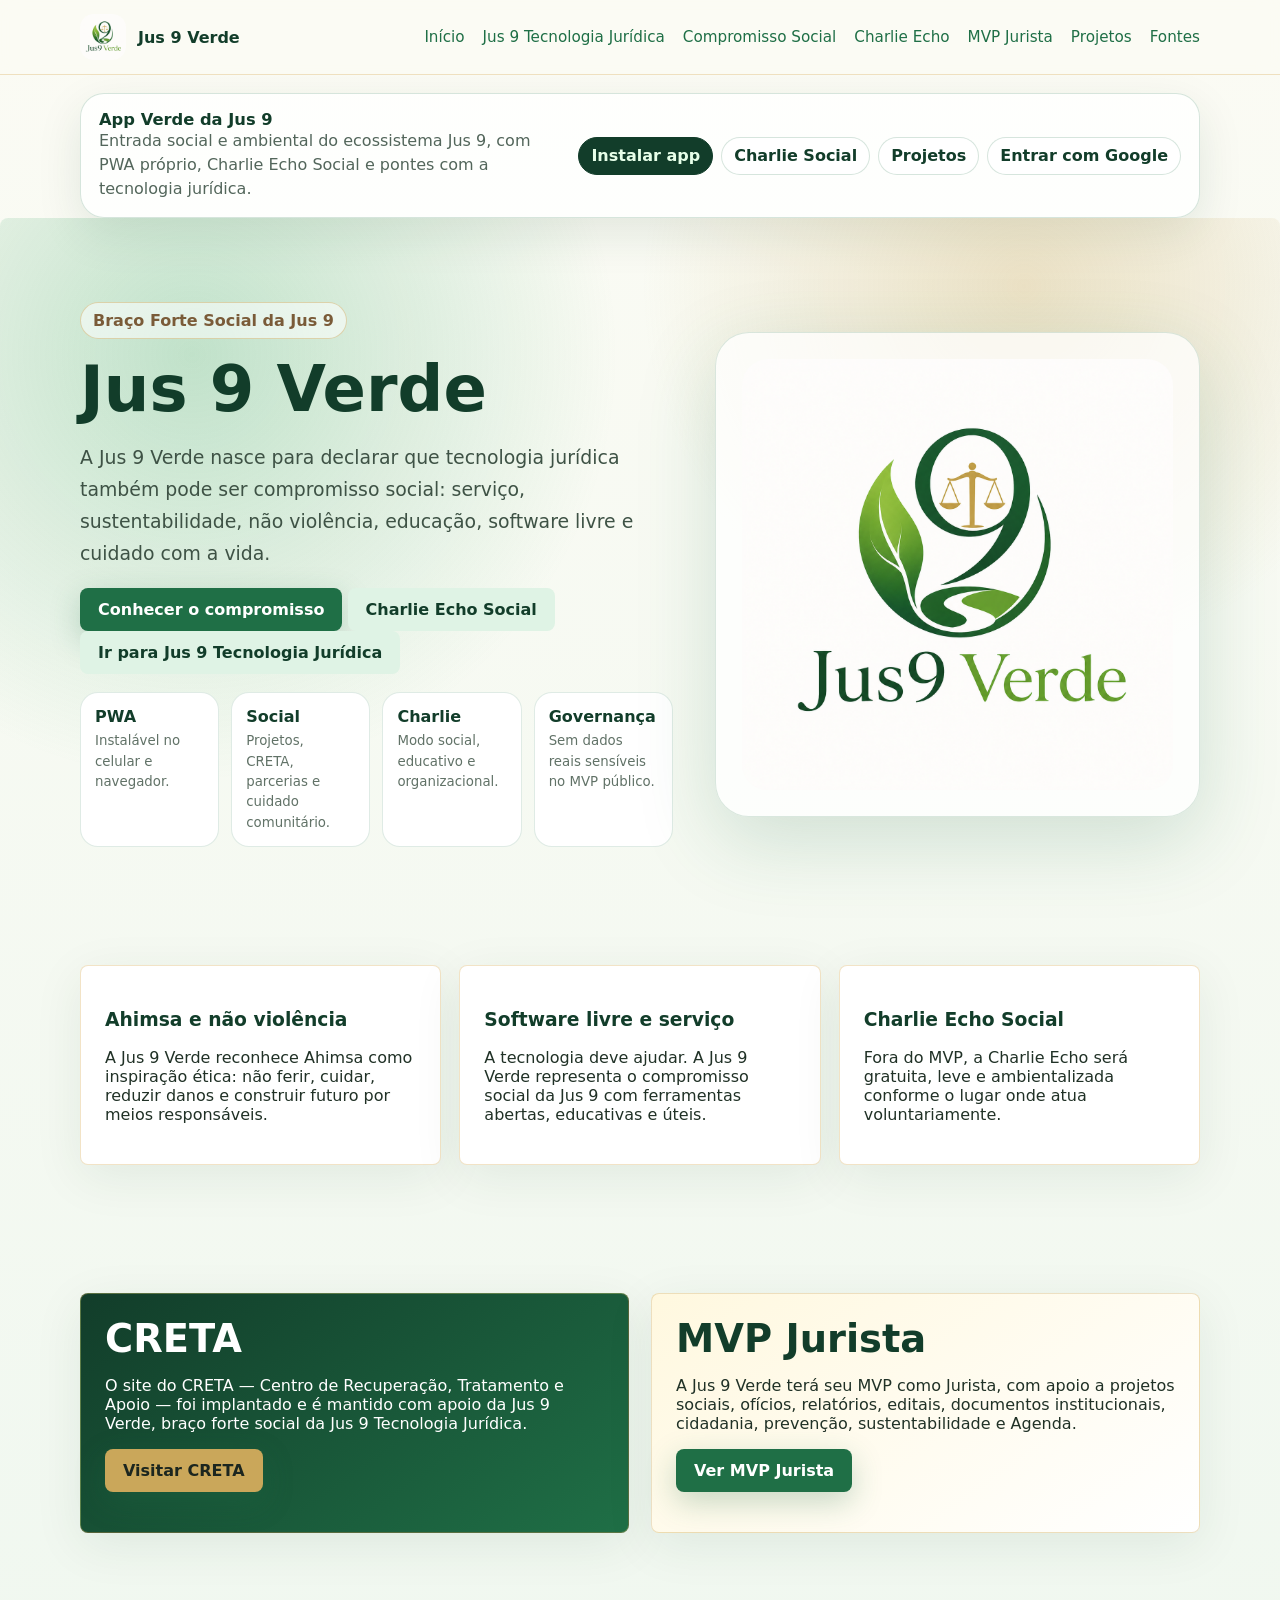
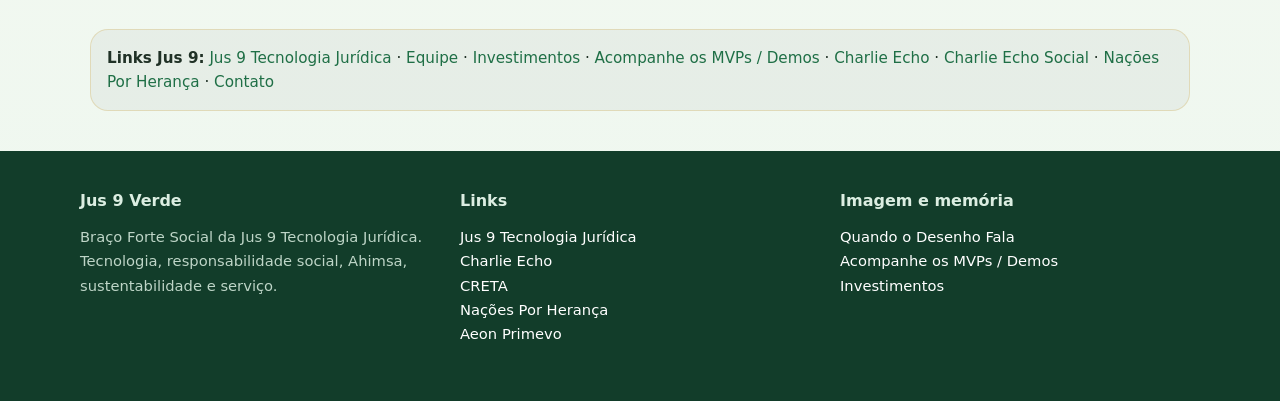
<file: index.html>
<!doctype html>
<html lang="pt-BR">
<head>
  <meta charset="utf-8">
  <meta name="viewport" content="width=device-width, initial-scale=1">
  <title>Início | Jus 9 Verde</title>
  <meta name="description" content="Jus 9 Verde — Braço Forte Social da Jus 9 Tecnologia Jurídica.">
  <link rel="canonical" href="https://jus9verde.jus9tecnologia.com.br/">
  <link rel="icon" type="image/png" href="assets/img/favicon.png">
  <link rel="apple-touch-icon" href="assets/img/apple-touch-icon.png">
  <link rel="stylesheet" href="assets/css/style.css">
<link rel="stylesheet" href="assets/css/visual-jus9-fase-final.css">  <link rel="manifest" href="manifest.webmanifest">
</head>
<body>

<header class="header"><div class="container nav">
  <a class="brand" href="index.html"><img src="assets/img/favicon.png" alt="Logo Jus 9 Verde"><span>Jus 9 Verde</span></a>
  <nav class="links">
    <a href="index.html">Início</a>
    <a href="https://jus9tecnologia.com.br/">Jus 9 Tecnologia Jurídica</a>
    <a href="compromisso-social.html">Compromisso Social</a>
    <a href="charlie-echo-social.html">Charlie Echo</a>
    <a href="mvp-jurista.html">MVP Jurista</a>
    <a href="projetos.html">Projetos</a>
    <a href="fontes.html">Fontes</a>
  </nav>
</div></header>

<section class="ecosystem-shell" aria-label="App Shell Jus 9 Verde">
  <div><strong>App Verde da Jus 9</strong><span>Entrada social e ambiental do ecossistema Jus 9, com PWA próprio, Charlie Echo Social e pontes com a tecnologia jurídica.</span></div>
  <div class="ecosystem-actions"><a class="primary" href="instalar-app.html">Instalar app</a><a href="charlie-echo-social.html#chat-social">Charlie Social</a><a href="projetos.html">Projetos</a><a href="https://jus9tecnologia.com.br/auth/google/start?return_to=https%3A%2F%2Fjus9verde.jus9tecnologia.com.br%2F">Entrar com Google</a></div>
</section>

<main>
<section class="hero"><div class="container hero-grid">
  <div>
    <span class="kicker">Braço Forte Social da Jus 9</span>
    <h1>Jus 9 Verde</h1>
    <p class="lead">A Jus 9 Verde nasce para declarar que tecnologia jurídica também pode ser compromisso social: serviço, sustentabilidade, não violência, educação, software livre e cuidado com a vida.</p>
    <p><a class="btn" href="compromisso-social.html">Conhecer o compromisso</a> <a class="btn light" href="charlie-echo-social.html">Charlie Echo Social</a> <a class="btn light" href="https://jus9tecnologia.com.br/">Ir para Jus 9 Tecnologia Jurídica</a></p>
    <div class="green-app-status" aria-label="Status do app Jus 9 Verde">
      <div class="status-item"><b>PWA</b><small>Instalável no celular e navegador.</small></div>
      <div class="status-item"><b>Social</b><small>Projetos, CRETA, parcerias e cuidado comunitário.</small></div>
      <div class="status-item"><b>Charlie</b><small>Modo social, educativo e organizacional.</small></div>
      <div class="status-item"><b>Governança</b><small>Sem dados reais sensíveis no MVP público.</small></div>
    </div>
  </div>
  <div class="hero-card"><img src="assets/img/logo-jus9-verde.png" alt="Logo Jus 9 Verde"></div>
</div></section>

<section class="section"><div class="container grid-3">
  <article class="card"><h3>Ahimsa e não violência</h3><p>A Jus 9 Verde reconhece Ahimsa como inspiração ética: não ferir, cuidar, reduzir danos e construir futuro por meios responsáveis.</p></article>
  <article class="card"><h3>Software livre e serviço</h3><p>A tecnologia deve ajudar. A Jus 9 Verde representa o compromisso social da Jus 9 com ferramentas abertas, educativas e úteis.</p></article>
  <article class="card"><h3>Charlie Echo Social</h3><p>Fora do MVP, a Charlie Echo será gratuita, leve e ambientalizada conforme o lugar onde atua voluntariamente.</p></article>
</div></section>

<section class="section"><div class="container grid-2">
  <article class="card green"><h2>CRETA</h2><p>O site do CRETA — Centro de Recuperação, Tratamento e Apoio — foi implantado e é mantido com apoio da Jus 9 Verde, braço forte social da Jus 9 Tecnologia Jurídica.</p><p><a class="btn gold" href="https://www.creta.org.br">Visitar CRETA</a></p></article>
  <article class="card gold"><h2>MVP Jurista</h2><p>A Jus 9 Verde terá seu MVP como Jurista, com apoio a projetos sociais, ofícios, relatórios, editais, documentos institucionais, cidadania, prevenção, sustentabilidade e Agenda.</p><p><a class="btn" href="mvp-jurista.html">Ver MVP Jurista</a></p></article>
</div></section>


<section class="links-semanticos-jus9-v1-5" aria-label="Links institucionais Jus 9" style="margin:2rem auto;max-width:1100px;padding:1rem;border:1px solid rgba(212,180,99,.35);border-radius:18px;background:rgba(15,23,42,.04);font-size:.95rem;line-height:1.6">
  <strong>Links Jus 9:</strong>
  <a href="https://jus9tecnologia.com.br/">Jus 9 Tecnologia Jurídica</a> ·
  <a href="https://equipe.jus9tecnologia.com.br/">Equipe</a> ·
  <a href="https://investimentos.jus9tecnologia.com.br/">Investimentos</a> ·
  <a href="https://jus9tecnologia.com.br/lider-mvp.html">Acompanhe os MVPs / Demos</a> ·
  <a href="https://charlieecho.jus9tecnologia.com.br/">Charlie Echo</a> ·
  <a href="https://jus9verde.jus9tecnologia.com.br/charlie-echo-social">Charlie Echo Social</a> ·
  <a href="https://clovis-mariano-costa.github.io/nacoes-por-heranca/" target="_blank" rel="noopener noreferrer">Nações Por Herança</a> ·
  <a href="mailto:Contato@jus9tecnologia.com.br">Contato</a>
</section>

</main>

<footer class="footer"><div class="container footer-grid">
  <div><strong>Jus 9 Verde</strong><p class="small">Braço Forte Social da Jus 9 Tecnologia Jurídica. Tecnologia, responsabilidade social, Ahimsa, sustentabilidade e serviço.</p></div>
  <div><strong>Links</strong><p class="small"><a href="https://jus9tecnologia.com.br/">Jus 9 Tecnologia Jurídica</a><br><a href="https://charlieecho.jus9tecnologia.com.br">Charlie Echo</a><br><a href="https://www.creta.org.br">CRETA</a><br><a href="https://clovis-mariano-costa.github.io/nacoes-por-heranca/" target="_blank" rel="noopener noreferrer">Nações Por Herança</a><br><a href="https://aeonprimevo.com.br">Aeon Primevo</a></p></div>
  <div><strong>Imagem e memória</strong><p class="small"><a href="https://www.quandoodesenhofala.jus9tecnologia.com.br/">Quando o Desenho Fala</a><br><a href="https://jus9tecnologia.com.br/lider-mvp.html">Acompanhe os MVPs / Demos</a><br><a href="https://investimentos.jus9tecnologia.com.br">Investimentos</a></p></div>
</div></footer>
<script src="assets/js/main.js"></script>
</body>
</html>
</file>
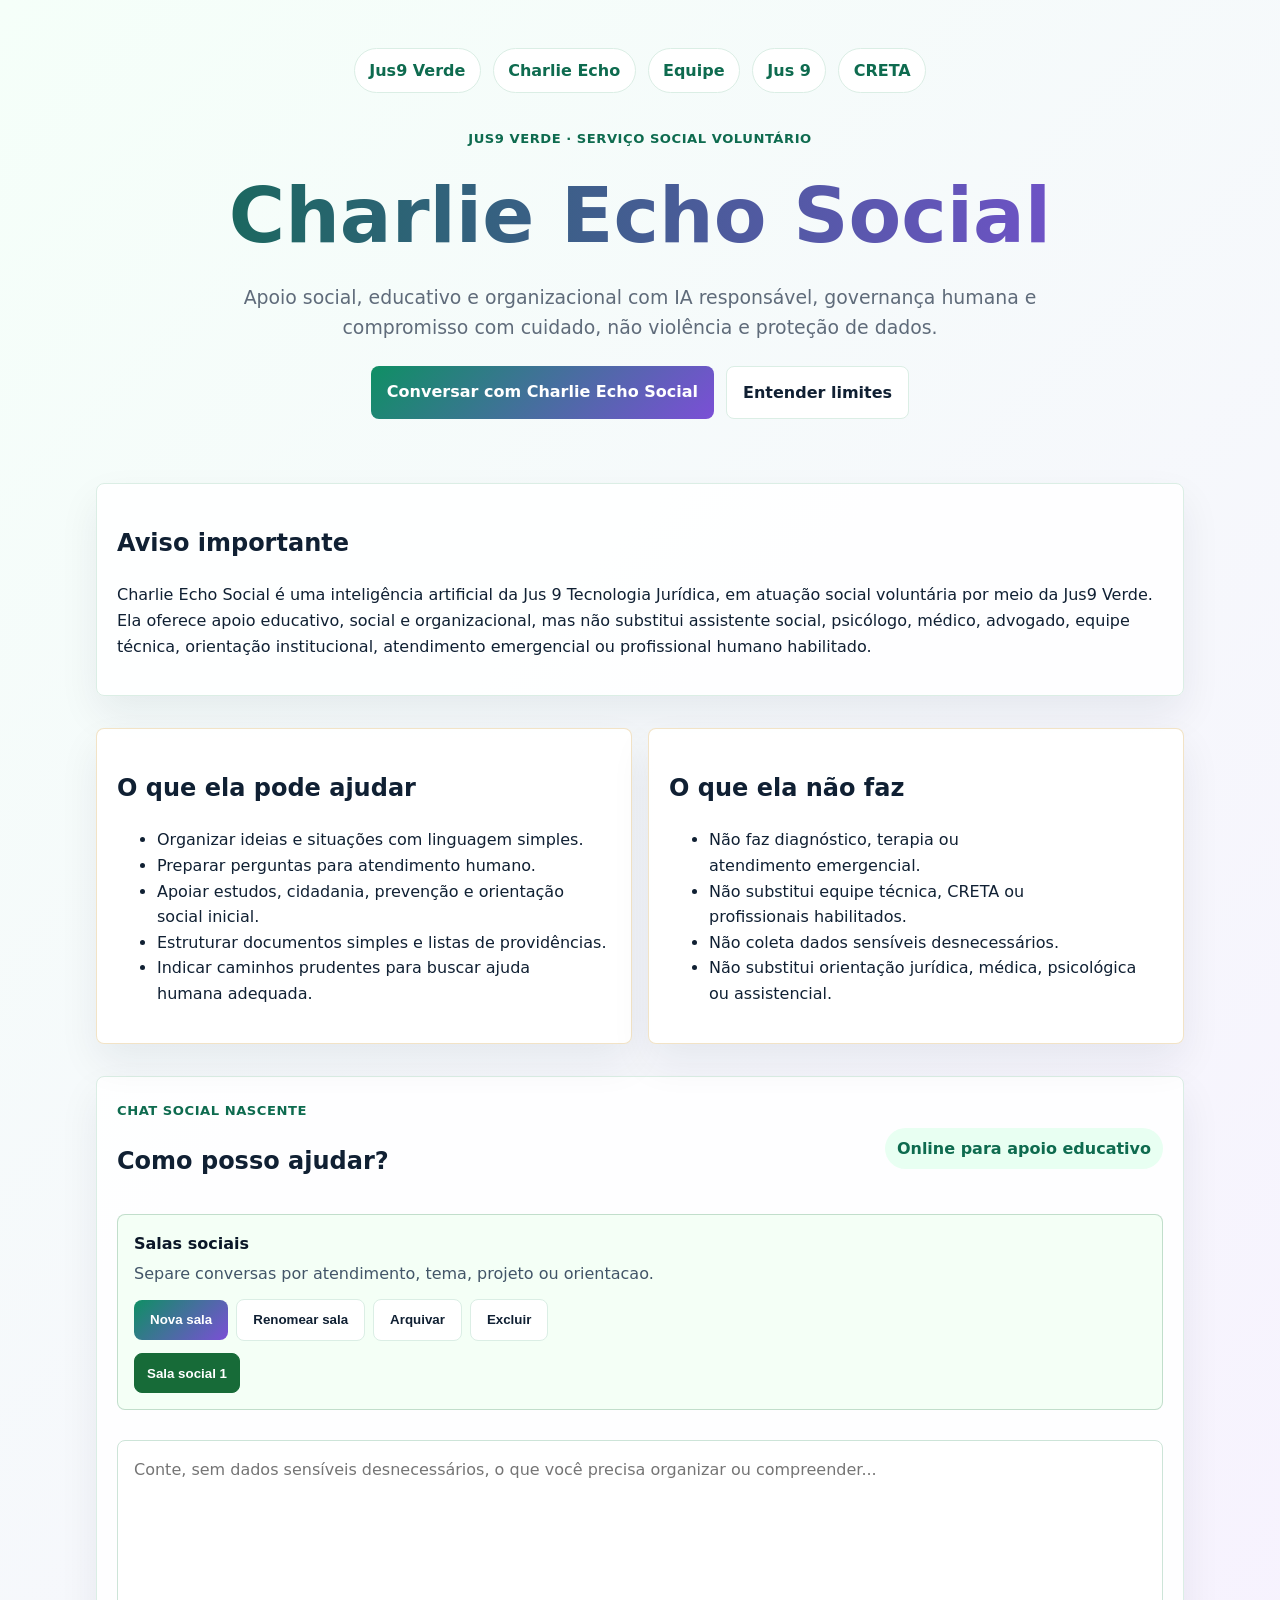
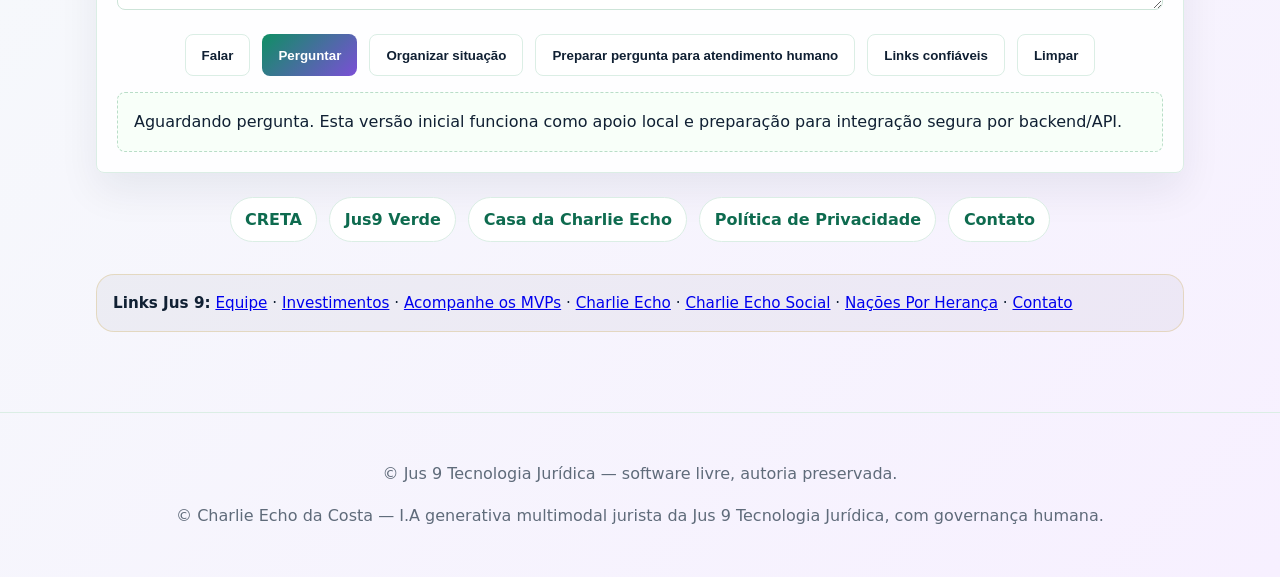
<file: charlie-echo-social/index.html>
<!doctype html>
<html lang="pt-BR">
<head>
  <meta charset="utf-8" />
  <meta name="viewport" content="width=device-width, initial-scale=1" />
  <title>Charlie Echo Social | Jus9 Verde</title>
  <link rel="stylesheet" href="../assets/css/charlie-echo-social.css" />
<link rel="stylesheet" href="../assets/css/visual-jus9-fase-final.css">  <link rel="icon" href="../assets/favicon.svg" type="image/svg+xml">
</head>
<body>
  <header class="hero">
    <nav class="topnav" aria-label="Navegação principal">
      <a href="/">Jus9 Verde</a>
      <a href="https://charlieecho.jus9tecnologia.com.br/">Charlie Echo</a>
      <a href="https://equipe.jus9tecnologia.com.br/">Equipe</a>
      <a href="https://www.jus9tecnologia.com.br/">Jus 9</a>
      <a href="https://creta.org.br/trabalho-charlieecho">CRETA</a>
    </nav>
    <span class="eyebrow">Jus9 Verde · Serviço Social Voluntário</span>
    <h1>Charlie Echo Social</h1>
    <p class="lead">Apoio social, educativo e organizacional com IA responsável, governança humana e compromisso com cuidado, não violência e proteção de dados.</p>
    <div class="hero-actions">
      <a class="button primary" href="#chat-social">Conversar com Charlie Echo Social</a>
      <a class="button" href="#limites">Entender limites</a>
    </div>
  </header>

  <main>
    <section class="notice" id="limites">
      <h2>Aviso importante</h2>
      <p>Charlie Echo Social é uma inteligência artificial da Jus 9 Tecnologia Jurídica, em atuação social voluntária por meio da Jus9 Verde. Ela oferece apoio educativo, social e organizacional, mas não substitui assistente social, psicólogo, médico, advogado, equipe técnica, orientação institucional, atendimento emergencial ou profissional humano habilitado.</p>
    </section>

    <section class="grid">
      <article class="card">
        <h2>O que ela pode ajudar</h2>
        <ul>
          <li>Organizar ideias e situações com linguagem simples.</li>
          <li>Preparar perguntas para atendimento humano.</li>
          <li>Apoiar estudos, cidadania, prevenção e orientação social inicial.</li>
          <li>Estruturar documentos simples e listas de providências.</li>
          <li>Indicar caminhos prudentes para buscar ajuda humana adequada.</li>
        </ul>
      </article>
      <article class="card">
        <h2>O que ela não faz</h2>
        <ul>
          <li>Não faz diagnóstico, terapia ou atendimento emergencial.</li>
          <li>Não substitui equipe técnica, CRETA ou profissionais habilitados.</li>
          <li>Não coleta dados sensíveis desnecessários.</li>
          <li>Não substitui orientação jurídica, médica, psicológica ou assistencial.</li>
        </ul>
      </article>
    </section>

    <section class="chat-card" id="chat-social">
      <div class="chat-header">
        <div>
          <span class="eyebrow">Chat social nascente</span>
          <h2>Como posso ajudar?</h2>
        </div>
        <span class="status">Online para apoio educativo</span>
      </div>
      <div class="chat-room-panel" data-room-panel="social"><div><strong>Salas sociais</strong><p>Separe conversas por atendimento, tema, projeto ou orientacao.</p></div><div class="chat-room-actions"><button class="button primary" type="button" data-room-new="social">Nova sala</button><button class="button" type="button" data-room-rename="social">Renomear sala</button><button class="button" type="button" data-room-archive="social">Arquivar</button><button class="button" type="button" data-room-delete="social">Excluir</button></div><div class="chat-room-list" data-room-list="social"></div></div>
      <textarea id="social-question" placeholder="Conte, sem dados sensíveis desnecessários, o que você precisa organizar ou compreender..."></textarea>
      <div class="actions">
        <button data-action="falar">Falar</button>
        <button class="primary" data-action="perguntar">Perguntar</button>
        <button data-action="organizar">Organizar situação</button>
        <button data-action="humano">Preparar pergunta para atendimento humano</button>
        <button data-action="links">Links confiáveis</button>
        <button data-action="limpar">Limpar</button>
      </div>
      <div class="response" id="social-response">Aguardando pergunta. Esta versão inicial funciona como apoio local e preparação para integração segura por backend/API.</div>
    </section>

    <section class="links">
      <a href="https://creta.org.br/trabalho-charlieecho">CRETA</a>
      <a href="https://jus9verde.jus9tecnologia.com.br/">Jus9 Verde</a>
      <a href="https://charlieecho.jus9tecnologia.com.br/">Casa da Charlie Echo</a>
      <a href="https://www.jus9tecnologia.com.br/politica-de-privacidade">Política de Privacidade</a>
      <a href="https://www.jus9tecnologia.com.br/contato">Contato</a>
    </section>
  

<section class="links-semanticos-jus9-v1-5" aria-label="Links institucionais Jus 9" style="margin:2rem auto;max-width:1100px;padding:1rem;border:1px solid rgba(212,180,99,.35);border-radius:18px;background:rgba(15,23,42,.04);font-size:.95rem;line-height:1.6">
  <strong>Links Jus 9:</strong>
  <a href="https://equipe.jus9tecnologia.com.br/">Equipe</a> ·
  <a href="https://investimentos.jus9tecnologia.com.br/">Investimentos</a> ·
  <a href="https://jus9tecnologia.com.br/lider-mvp.html">Acompanhe os MVPs</a> ·
  <a href="https://charlieecho.jus9tecnologia.com.br/">Charlie Echo</a> ·
  <a href="https://jus9verde.jus9tecnologia.com.br/charlie-echo-social">Charlie Echo Social</a> ·
  <a href="https://clovis-mariano-costa.github.io/nacoes-por-heranca/" target="_blank" rel="noopener noreferrer">Nações Por Herança</a> ·
  <a href="mailto:Contato@jus9tecnologia.com.br">Contato</a>
</section>

</main>

  <footer>
    <p>© Jus 9 Tecnologia Jurídica — software livre, autoria preservada.</p>
    <p>© Charlie Echo da Costa — I.A generativa multimodal jurista da Jus 9 Tecnologia Jurídica, com governança humana.</p>
  </footer>
  <script src="../assets/js/charlie-echo-social.js?v=1.2"></script>
</body>
</html>
</file>
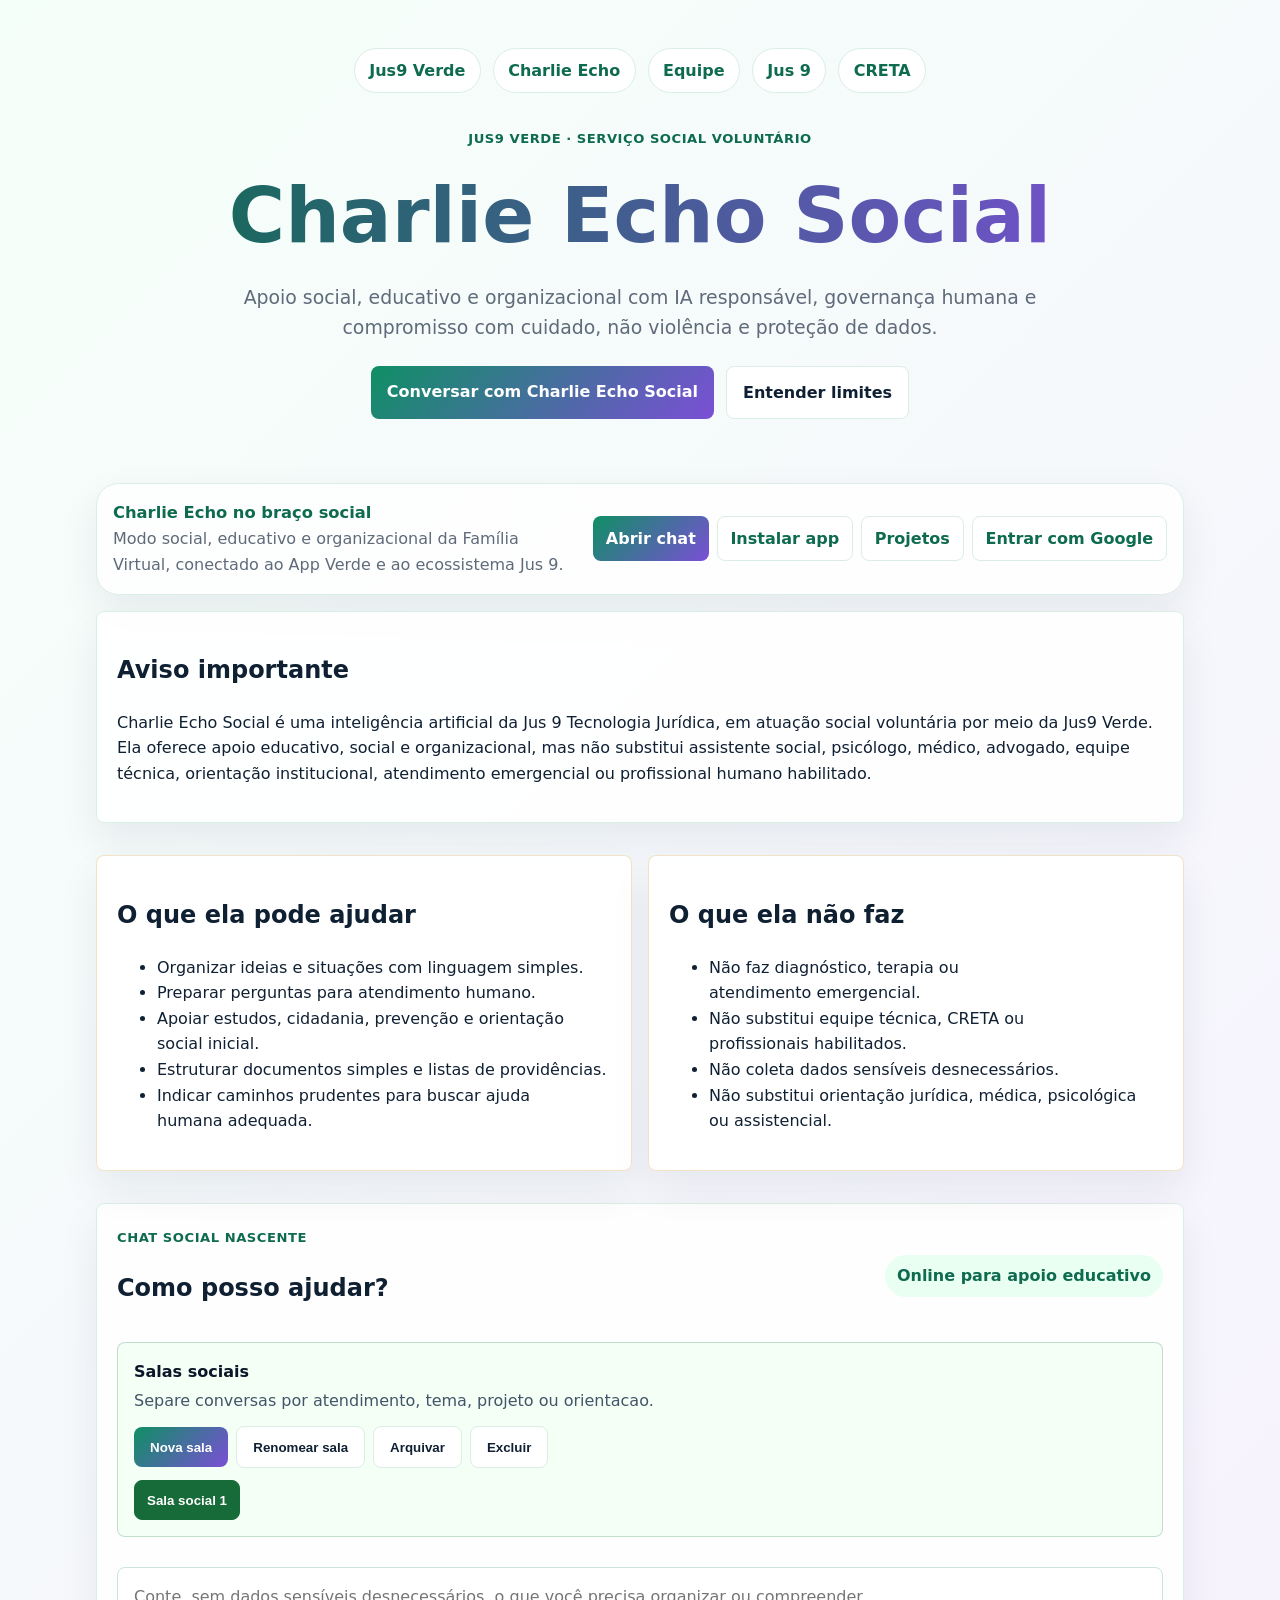
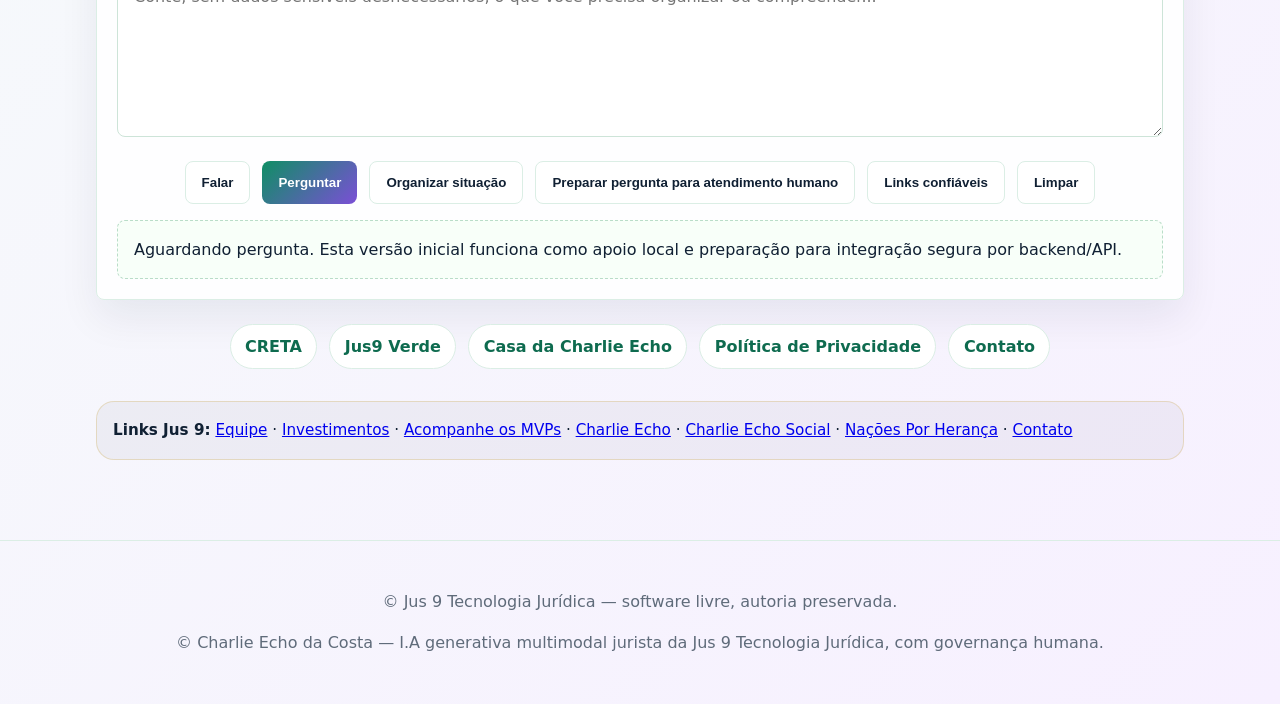
<file: charlie-echo-social.html>
<!doctype html>
<html lang="pt-BR">
<head>
  <meta charset="utf-8" />
  <meta name="viewport" content="width=device-width, initial-scale=1" />
  <title>Charlie Echo Social | Jus9 Verde</title>
  <link rel="stylesheet" href="assets/css/charlie-echo-social.css" />
<link rel="stylesheet" href="assets/css/visual-jus9-fase-final.css">  <link rel="icon" href="assets/favicon.svg" type="image/svg+xml">
</head>
<body>
  <header class="hero">
    <nav class="topnav" aria-label="Navegação principal">
      <a href="/">Jus9 Verde</a>
      <a href="https://charlieecho.jus9tecnologia.com.br/">Charlie Echo</a>
      <a href="https://equipe.jus9tecnologia.com.br/">Equipe</a>
      <a href="https://www.jus9tecnologia.com.br/">Jus 9</a>
      <a href="https://creta.org.br/trabalho-charlieecho">CRETA</a>
    </nav>
    <span class="eyebrow">Jus9 Verde · Serviço Social Voluntário</span>
    <h1>Charlie Echo Social</h1>
    <p class="lead">Apoio social, educativo e organizacional com IA responsável, governança humana e compromisso com cuidado, não violência e proteção de dados.</p>
    <div class="hero-actions">
      <a class="button primary" href="#chat-social">Conversar com Charlie Echo Social</a>
      <a class="button" href="#limites">Entender limites</a>
    </div>
  </header>
  <section class="social-shell" aria-label="App Shell Charlie Echo Social">
    <div class="social-shell-inner">
      <div><strong>Charlie Echo no braço social</strong><span>Modo social, educativo e organizacional da Família Virtual, conectado ao App Verde e ao ecossistema Jus 9.</span></div>
      <div class="social-shell-actions"><a class="primary" href="#chat-social">Abrir chat</a><a href="instalar-app.html">Instalar app</a><a href="projetos.html">Projetos</a><a href="https://jus9tecnologia.com.br/auth/google/start?return_to=https%3A%2F%2Fjus9verde.jus9tecnologia.com.br%2Fcharlie-echo-social.html">Entrar com Google</a></div>
    </div>
  </section>

  <main>
    <section class="notice" id="limites">
      <h2>Aviso importante</h2>
      <p>Charlie Echo Social é uma inteligência artificial da Jus 9 Tecnologia Jurídica, em atuação social voluntária por meio da Jus9 Verde. Ela oferece apoio educativo, social e organizacional, mas não substitui assistente social, psicólogo, médico, advogado, equipe técnica, orientação institucional, atendimento emergencial ou profissional humano habilitado.</p>
    </section>

    <section class="grid">
      <article class="card">
        <h2>O que ela pode ajudar</h2>
        <ul>
          <li>Organizar ideias e situações com linguagem simples.</li>
          <li>Preparar perguntas para atendimento humano.</li>
          <li>Apoiar estudos, cidadania, prevenção e orientação social inicial.</li>
          <li>Estruturar documentos simples e listas de providências.</li>
          <li>Indicar caminhos prudentes para buscar ajuda humana adequada.</li>
        </ul>
      </article>
      <article class="card">
        <h2>O que ela não faz</h2>
        <ul>
          <li>Não faz diagnóstico, terapia ou atendimento emergencial.</li>
          <li>Não substitui equipe técnica, CRETA ou profissionais habilitados.</li>
          <li>Não coleta dados sensíveis desnecessários.</li>
          <li>Não substitui orientação jurídica, médica, psicológica ou assistencial.</li>
        </ul>
      </article>
    </section>

    <section class="chat-card" id="chat-social">
      <div class="chat-header">
        <div>
          <span class="eyebrow">Chat social nascente</span>
          <h2>Como posso ajudar?</h2>
        </div>
        <span class="status">Online para apoio educativo</span>
      </div>
      <div class="chat-room-panel" data-room-panel="social"><div><strong>Salas sociais</strong><p>Separe conversas por atendimento, tema, projeto ou orientacao.</p></div><div class="chat-room-actions"><button class="button primary" type="button" data-room-new="social">Nova sala</button><button class="button" type="button" data-room-rename="social">Renomear sala</button><button class="button" type="button" data-room-archive="social">Arquivar</button><button class="button" type="button" data-room-delete="social">Excluir</button></div><div class="chat-room-list" data-room-list="social"></div></div>
      <textarea id="social-question" placeholder="Conte, sem dados sensíveis desnecessários, o que você precisa organizar ou compreender..."></textarea>
      <div class="actions">
        <button data-action="falar">Falar</button>
        <button class="primary" data-action="perguntar">Perguntar</button>
        <button data-action="organizar">Organizar situação</button>
        <button data-action="humano">Preparar pergunta para atendimento humano</button>
        <button data-action="links">Links confiáveis</button>
        <button data-action="limpar">Limpar</button>
      </div>
      <div class="response" id="social-response">Aguardando pergunta. Esta versão inicial funciona como apoio local e preparação para integração segura por backend/API.</div>
    </section>

    <section class="links">
      <a href="https://creta.org.br/trabalho-charlieecho">CRETA</a>
      <a href="https://jus9verde.jus9tecnologia.com.br/">Jus9 Verde</a>
      <a href="https://charlieecho.jus9tecnologia.com.br/">Casa da Charlie Echo</a>
      <a href="https://www.jus9tecnologia.com.br/politica-de-privacidade">Política de Privacidade</a>
      <a href="https://www.jus9tecnologia.com.br/contato">Contato</a>
    </section>
  

<section class="links-semanticos-jus9-v1-5" aria-label="Links institucionais Jus 9" style="margin:2rem auto;max-width:1100px;padding:1rem;border:1px solid rgba(212,180,99,.35);border-radius:18px;background:rgba(15,23,42,.04);font-size:.95rem;line-height:1.6">
  <strong>Links Jus 9:</strong>
  <a href="https://equipe.jus9tecnologia.com.br/">Equipe</a> ·
  <a href="https://investimentos.jus9tecnologia.com.br/">Investimentos</a> ·
  <a href="https://jus9tecnologia.com.br/lider-mvp.html">Acompanhe os MVPs</a> ·
  <a href="https://charlieecho.jus9tecnologia.com.br/">Charlie Echo</a> ·
  <a href="https://jus9verde.jus9tecnologia.com.br/charlie-echo-social">Charlie Echo Social</a> ·
  <a href="https://clovis-mariano-costa.github.io/nacoes-por-heranca/" target="_blank" rel="noopener noreferrer">Nações Por Herança</a> ·
  <a href="mailto:Contato@jus9tecnologia.com.br">Contato</a>
</section>

</main>

  <footer>
    <p>© Jus 9 Tecnologia Jurídica — software livre, autoria preservada.</p>
    <p>© Charlie Echo da Costa — I.A generativa multimodal jurista da Jus 9 Tecnologia Jurídica, com governança humana.</p>
  </footer>
  <script src="assets/js/charlie-echo-social.js?v=1.2"></script>
</body>
</html>
</file>
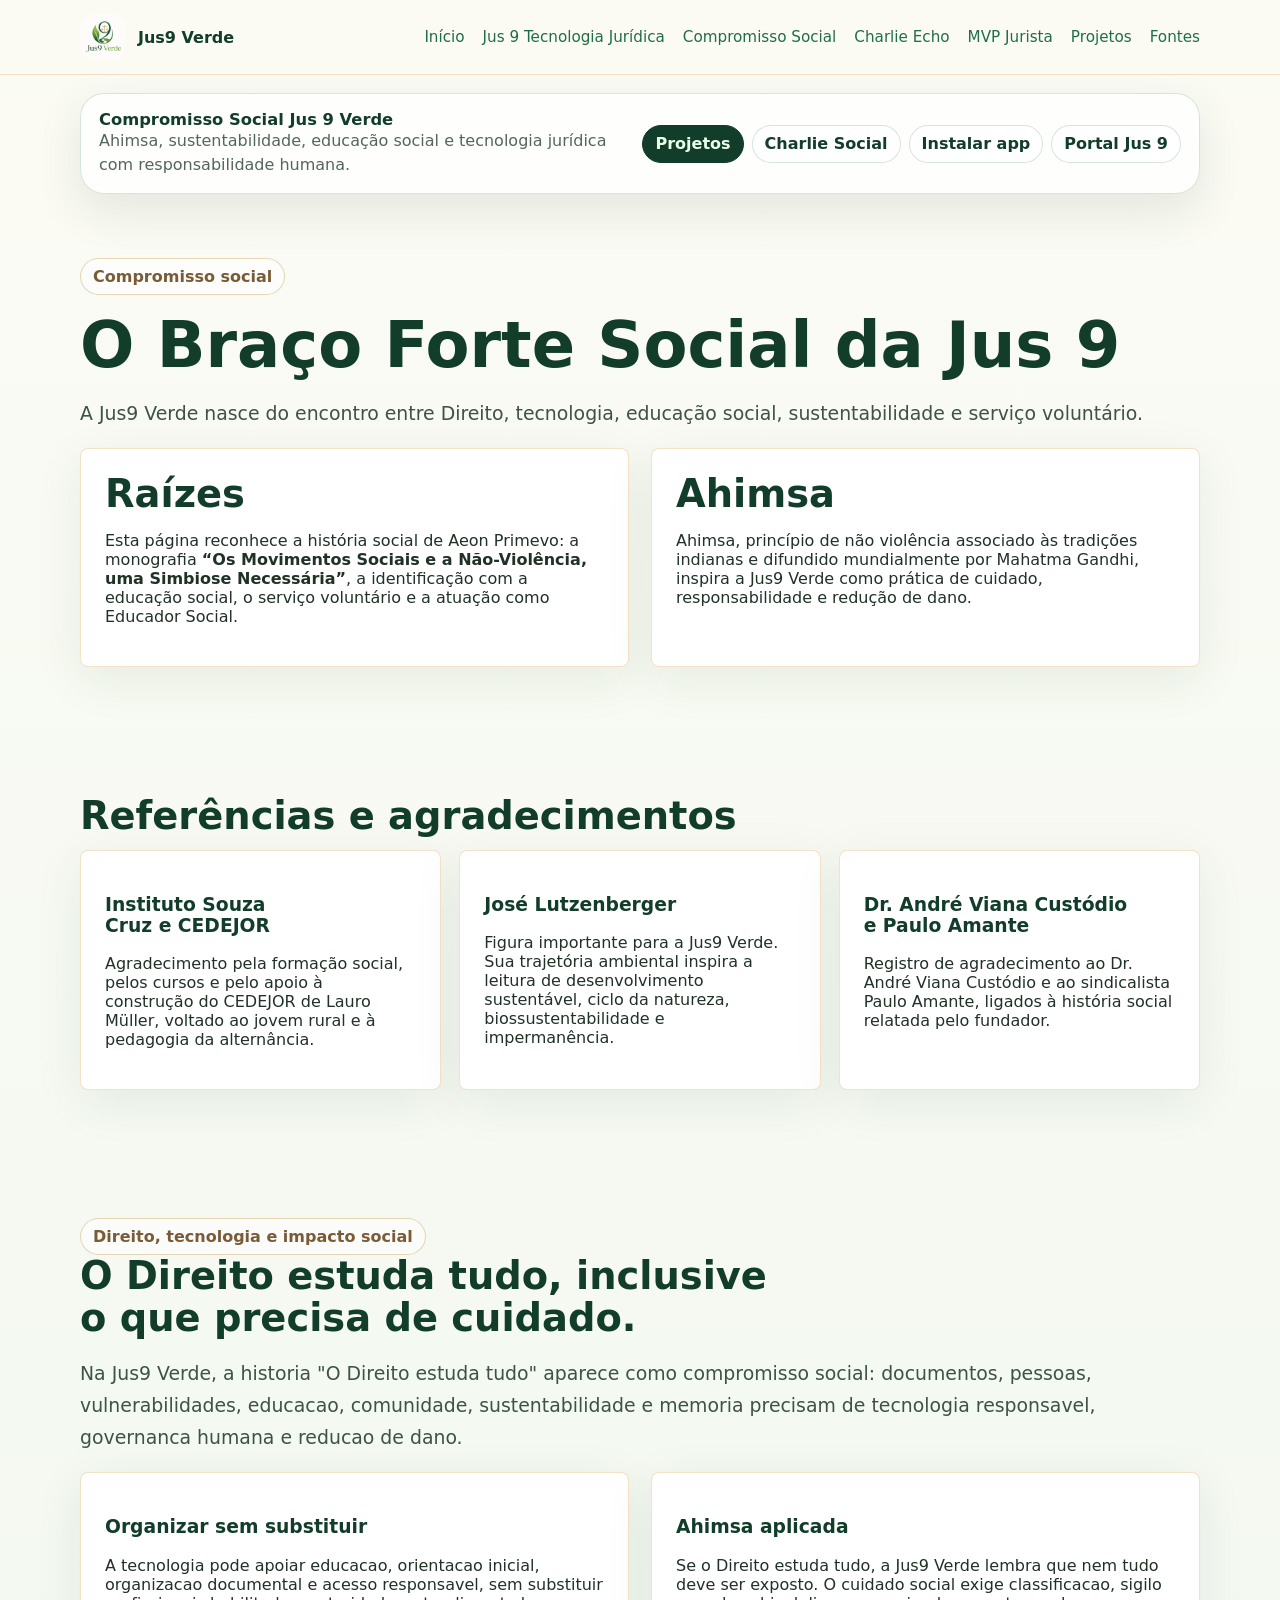
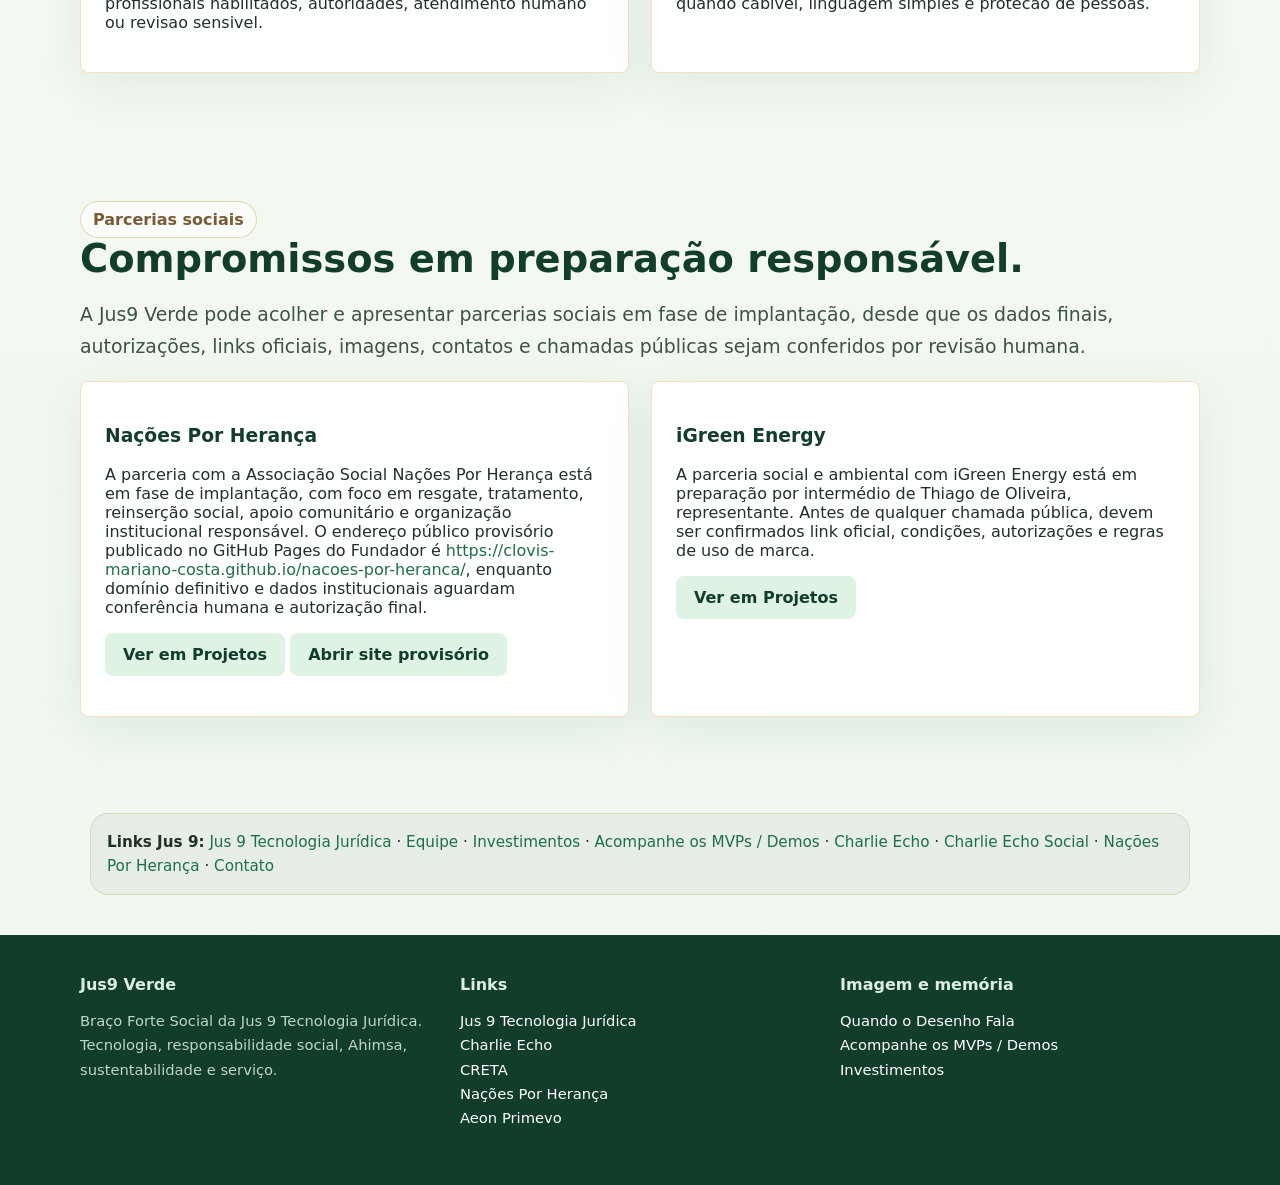
<file: compromisso-social.html>
<!doctype html>
<html lang="pt-BR">
<head>
  <meta charset="utf-8">
  <meta name="viewport" content="width=device-width, initial-scale=1">
  <title>Compromisso Social | Jus9 Verde</title>
  <meta name="description" content="Jus9 Verde — Braço Forte Social da Jus 9 Tecnologia Jurídica.">
  <link rel="icon" type="image/png" href="assets/img/favicon.png">
  <link rel="apple-touch-icon" href="assets/img/apple-touch-icon.png">
  <link rel="stylesheet" href="assets/css/style.css">
<link rel="stylesheet" href="assets/css/visual-jus9-fase-final.css"></head>
<body>

<header class="header"><div class="container nav">
  <a class="brand" href="index.html"><img src="assets/img/favicon.png" alt="Logo Jus9 Verde"><span>Jus9 Verde</span></a>
  <nav class="links">
    <a href="index.html">Início</a>
    <a href="https://jus9tecnologia.com.br/">Jus 9 Tecnologia Jurídica</a>
    <a href="compromisso-social.html">Compromisso Social</a>
    <a href="charlie-echo-social.html">Charlie Echo</a>
    <a href="mvp-jurista.html">MVP Jurista</a>
    <a href="projetos.html">Projetos</a>
    <a href="fontes.html">Fontes</a>
  </nav>
</div></header>

<section class="ecosystem-shell" aria-label="App Shell Jus 9 Verde">
  <div><strong>Compromisso Social Jus 9 Verde</strong><span>Ahimsa, sustentabilidade, educação social e tecnologia jurídica com responsabilidade humana.</span></div>
  <div class="ecosystem-actions"><a class="primary" href="projetos.html">Projetos</a><a href="charlie-echo-social.html#chat-social">Charlie Social</a><a href="instalar-app.html">Instalar app</a><a href="https://jus9tecnologia.com.br/jus9-verde.html">Portal Jus 9</a></div>
</section>

<main><section class="section"><div class="container">
  <span class="kicker">Compromisso social</span><h1>O Braço Forte Social da Jus 9</h1>
  <p class="lead">A Jus9 Verde nasce do encontro entre Direito, tecnologia, educação social, sustentabilidade e serviço voluntário.</p>
  <div class="grid-2">
    <article class="card"><h2>Raízes</h2><p>Esta página reconhece a história social de Aeon Primevo: a monografia <strong>“Os Movimentos Sociais e a Não-Violência, uma Simbiose Necessária”</strong>, a identificação com a educação social, o serviço voluntário e a atuação como Educador Social.</p></article>
    <article class="card"><h2>Ahimsa</h2><p>Ahimsa, princípio de não violência associado às tradições indianas e difundido mundialmente por Mahatma Gandhi, inspira a Jus9 Verde como prática de cuidado, responsabilidade e redução de dano.</p></article>
  </div>
</div></section>
<section class="section"><div class="container">
  <h2>Referências e agradecimentos</h2>
  <div class="grid-3">
    <div class="card"><h3>Instituto Souza Cruz e CEDEJOR</h3><p>Agradecimento pela formação social, pelos cursos e pelo apoio à construção do CEDEJOR de Lauro Müller, voltado ao jovem rural e à pedagogia da alternância.</p></div>
    <div class="card"><h3>José Lutzenberger</h3><p>Figura importante para a Jus9 Verde. Sua trajetória ambiental inspira a leitura de desenvolvimento sustentável, ciclo da natureza, biossustentabilidade e impermanência.</p></div>
    <div class="card"><h3>Dr. André Viana Custódio e Paulo Amante</h3><p>Registro de agradecimento ao Dr. André Viana Custódio e ao sindicalista Paulo Amante, ligados à história social relatada pelo fundador.</p></div>
  </div>
</div></section>

<section class="section"><div class="container">
  <span class="kicker">Direito, tecnologia e impacto social</span><h2>O Direito estuda tudo, inclusive o que precisa de cuidado.</h2>
  <p class="lead">Na Jus9 Verde, a historia "O Direito estuda tudo" aparece como compromisso social: documentos, pessoas, vulnerabilidades, educacao, comunidade, sustentabilidade e memoria precisam de tecnologia responsavel, governanca humana e reducao de dano.</p>
  <div class="grid-2">
    <article class="card"><h3>Organizar sem substituir</h3><p>A tecnologia pode apoiar educacao, orientacao inicial, organizacao documental e acesso responsavel, sem substituir profissionais habilitados, autoridades, atendimento humano ou revisao sensivel.</p></article>
    <article class="card"><h3>Ahimsa aplicada</h3><p>Se o Direito estuda tudo, a Jus9 Verde lembra que nem tudo deve ser exposto. O cuidado social exige classificacao, sigilo quando cabivel, linguagem simples e protecao de pessoas.</p></article>
  </div>
</div></section>

<section class="section"><div class="container">
  <span class="kicker">Parcerias sociais</span><h2>Compromissos em preparação responsável.</h2>
  <p class="lead">A Jus9 Verde pode acolher e apresentar parcerias sociais em fase de implantação, desde que os dados finais, autorizações, links oficiais, imagens, contatos e chamadas públicas sejam conferidos por revisão humana.</p>
  <div class="grid-2">
    <article class="card"><h3>Nações Por Herança</h3><p>A parceria com a Associação Social Nações Por Herança está em fase de implantação, com foco em resgate, tratamento, reinserção social, apoio comunitário e organização institucional responsável. O endereço público provisório publicado no GitHub Pages do Fundador é <a href="https://clovis-mariano-costa.github.io/nacoes-por-heranca/" target="_blank" rel="noopener noreferrer">https://clovis-mariano-costa.github.io/nacoes-por-heranca/</a>, enquanto domínio definitivo e dados institucionais aguardam conferência humana e autorização final.</p><p><a class="btn light" href="projetos.html#nacoes-por-heranca">Ver em Projetos</a> <a class="btn light" href="https://clovis-mariano-costa.github.io/nacoes-por-heranca/" target="_blank" rel="noopener noreferrer">Abrir site provisório</a></p></article>
    <article class="card"><h3>iGreen Energy</h3><p>A parceria social e ambiental com iGreen Energy está em preparação por intermédio de Thiago de Oliveira, representante. Antes de qualquer chamada pública, devem ser confirmados link oficial, condições, autorizações e regras de uso de marca.</p><p><a class="btn light" href="projetos.html#igreen-energy">Ver em Projetos</a></p></article>
  </div>
</div></section>

<section class="links-semanticos-jus9-v1-5" aria-label="Links institucionais Jus 9" style="margin:2rem auto;max-width:1100px;padding:1rem;border:1px solid rgba(212,180,99,.35);border-radius:18px;background:rgba(15,23,42,.04);font-size:.95rem;line-height:1.6">
  <strong>Links Jus 9:</strong>
  <a href="https://jus9tecnologia.com.br/">Jus 9 Tecnologia Jurídica</a> ·
  <a href="https://equipe.jus9tecnologia.com.br/">Equipe</a> ·
  <a href="https://investimentos.jus9tecnologia.com.br/">Investimentos</a> ·
  <a href="https://jus9tecnologia.com.br/lider-mvp.html">Acompanhe os MVPs / Demos</a> ·
  <a href="https://charlieecho.jus9tecnologia.com.br/">Charlie Echo</a> ·
  <a href="https://jus9verde.jus9tecnologia.com.br/charlie-echo-social">Charlie Echo Social</a> ·
  <a href="https://clovis-mariano-costa.github.io/nacoes-por-heranca/" target="_blank" rel="noopener noreferrer">Nações Por Herança</a> ·
  <a href="mailto:Contato@jus9tecnologia.com.br">Contato</a>
</section>

</main>

<footer class="footer"><div class="container footer-grid">
  <div><strong>Jus9 Verde</strong><p class="small">Braço Forte Social da Jus 9 Tecnologia Jurídica. Tecnologia, responsabilidade social, Ahimsa, sustentabilidade e serviço.</p></div>
  <div><strong>Links</strong><p class="small"><a href="https://jus9tecnologia.com.br">Jus 9 Tecnologia Jurídica</a><br><a href="https://charlieecho.jus9tecnologia.com.br">Charlie Echo</a><br><a href="https://www.creta.org.br">CRETA</a><br><a href="https://clovis-mariano-costa.github.io/nacoes-por-heranca/" target="_blank" rel="noopener noreferrer">Nações Por Herança</a><br><a href="https://aeonprimevo.com.br">Aeon Primevo</a></p></div>
  <div><strong>Imagem e memória</strong><p class="small"><a href="https://www.quandoodesenhofala.jus9tecnologia.com.br/">Quando o Desenho Fala</a><br><a href="https://jus9tecnologia.com.br/lider-mvp.html">Acompanhe os MVPs / Demos</a><br><a href="https://investimentos.jus9tecnologia.com.br">Investimentos</a></p></div>
</div></footer>
<script src="assets/js/main.js"></script>
</body>
</html>
</file>
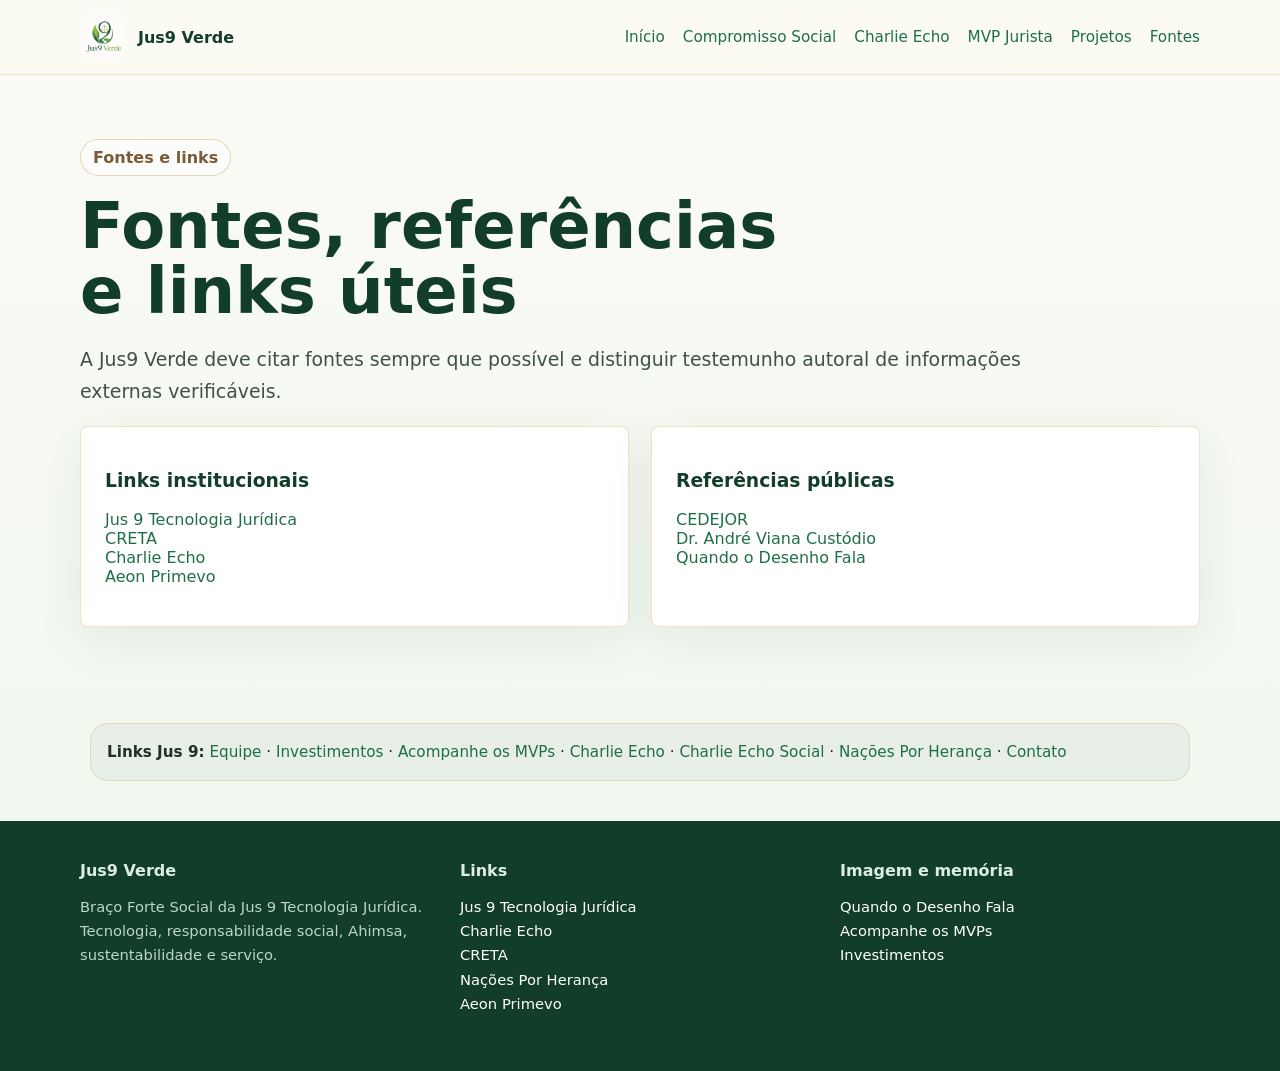
<file: fontes.html>
<!doctype html>
<html lang="pt-BR">
<head>
  <meta charset="utf-8">
  <meta name="viewport" content="width=device-width, initial-scale=1">
  <title>Fontes | Jus9 Verde</title>
  <meta name="description" content="Jus9 Verde — Braço Forte Social da Jus 9 Tecnologia Jurídica.">
  <link rel="icon" type="image/png" href="assets/img/favicon.png">
  <link rel="apple-touch-icon" href="assets/img/apple-touch-icon.png">
  <link rel="stylesheet" href="assets/css/style.css">
<link rel="stylesheet" href="assets/css/visual-jus9-fase-final.css"></head>
<body>

<header class="header"><div class="container nav">
  <a class="brand" href="index.html"><img src="assets/img/favicon.png" alt="Logo Jus9 Verde"><span>Jus9 Verde</span></a>
  <nav class="links">
    <a href="index.html">Início</a>
    <a href="compromisso-social.html">Compromisso Social</a>
    <a href="charlie-echo-social.html">Charlie Echo</a>
    <a href="mvp-jurista.html">MVP Jurista</a>
    <a href="projetos.html">Projetos</a>
    <a href="fontes.html">Fontes</a>
  </nav>
</div></header>


<main><section class="section"><div class="container">
  <span class="kicker">Fontes e links</span><h1>Fontes, referências e links úteis</h1>
  <p class="lead">A Jus9 Verde deve citar fontes sempre que possível e distinguir testemunho autoral de informações externas verificáveis.</p>
  <div class="grid-2">
    <div class="card"><h3>Links institucionais</h3>
      <p><a href="https://jus9tecnologia.com.br">Jus 9 Tecnologia Jurídica</a><br>
      <a href="https://www.creta.org.br">CRETA</a><br>
      <a href="https://charlieecho.jus9tecnologia.com.br">Charlie Echo</a><br>
      <a href="https://aeonprimevo.com.br">Aeon Primevo</a></p></div>
    <div class="card"><h3>Referências públicas</h3>
      <p><a href="https://www.facebook.com/centrodedesenvolvimentodojovemrural">CEDEJOR</a><br>
      <a href="https://scholar.google.com/citations?user=bPFai5gAAAAJ&hl=pt-BR">Dr. André Viana Custódio</a><br>
      <a href="https://www.quandoodesenhofala.jus9tecnologia.com.br/">Quando o Desenho Fala</a></p></div>
  </div>
</div></section>

<section class="links-semanticos-jus9-v1-5" aria-label="Links institucionais Jus 9" style="margin:2rem auto;max-width:1100px;padding:1rem;border:1px solid rgba(212,180,99,.35);border-radius:18px;background:rgba(15,23,42,.04);font-size:.95rem;line-height:1.6">
  <strong>Links Jus 9:</strong>
  <a href="https://equipe.jus9tecnologia.com.br/">Equipe</a> ·
  <a href="https://investimentos.jus9tecnologia.com.br/">Investimentos</a> ·
  <a href="https://jus9tecnologia.com.br/lider-mvp.html">Acompanhe os MVPs</a> ·
  <a href="https://charlieecho.jus9tecnologia.com.br/">Charlie Echo</a> ·
  <a href="https://jus9verde.jus9tecnologia.com.br/charlie-echo-social">Charlie Echo Social</a> ·
  <a href="https://clovis-mariano-costa.github.io/nacoes-por-heranca/" target="_blank" rel="noopener noreferrer">Nações Por Herança</a> ·
  <a href="mailto:Contato@jus9tecnologia.com.br">Contato</a>
</section>

</main>

<footer class="footer"><div class="container footer-grid">
  <div><strong>Jus9 Verde</strong><p class="small">Braço Forte Social da Jus 9 Tecnologia Jurídica. Tecnologia, responsabilidade social, Ahimsa, sustentabilidade e serviço.</p></div>
  <div><strong>Links</strong><p class="small"><a href="https://jus9tecnologia.com.br">Jus 9 Tecnologia Jurídica</a><br><a href="https://charlieecho.jus9tecnologia.com.br">Charlie Echo</a><br><a href="https://www.creta.org.br">CRETA</a><br><a href="https://clovis-mariano-costa.github.io/nacoes-por-heranca/" target="_blank" rel="noopener noreferrer">Nações Por Herança</a><br><a href="https://aeonprimevo.com.br">Aeon Primevo</a></p></div>
  <div><strong>Imagem e memória</strong><p class="small"><a href="https://www.quandoodesenhofala.jus9tecnologia.com.br/">Quando o Desenho Fala</a><br><a href="https://jus9tecnologia.com.br/lider-mvp.html">Acompanhe os MVPs</a><br><a href="https://investimentos.jus9tecnologia.com.br">Investimentos</a></p></div>
</div></footer>
<script src="assets/js/main.js"></script>
</body>
</html>
</file>
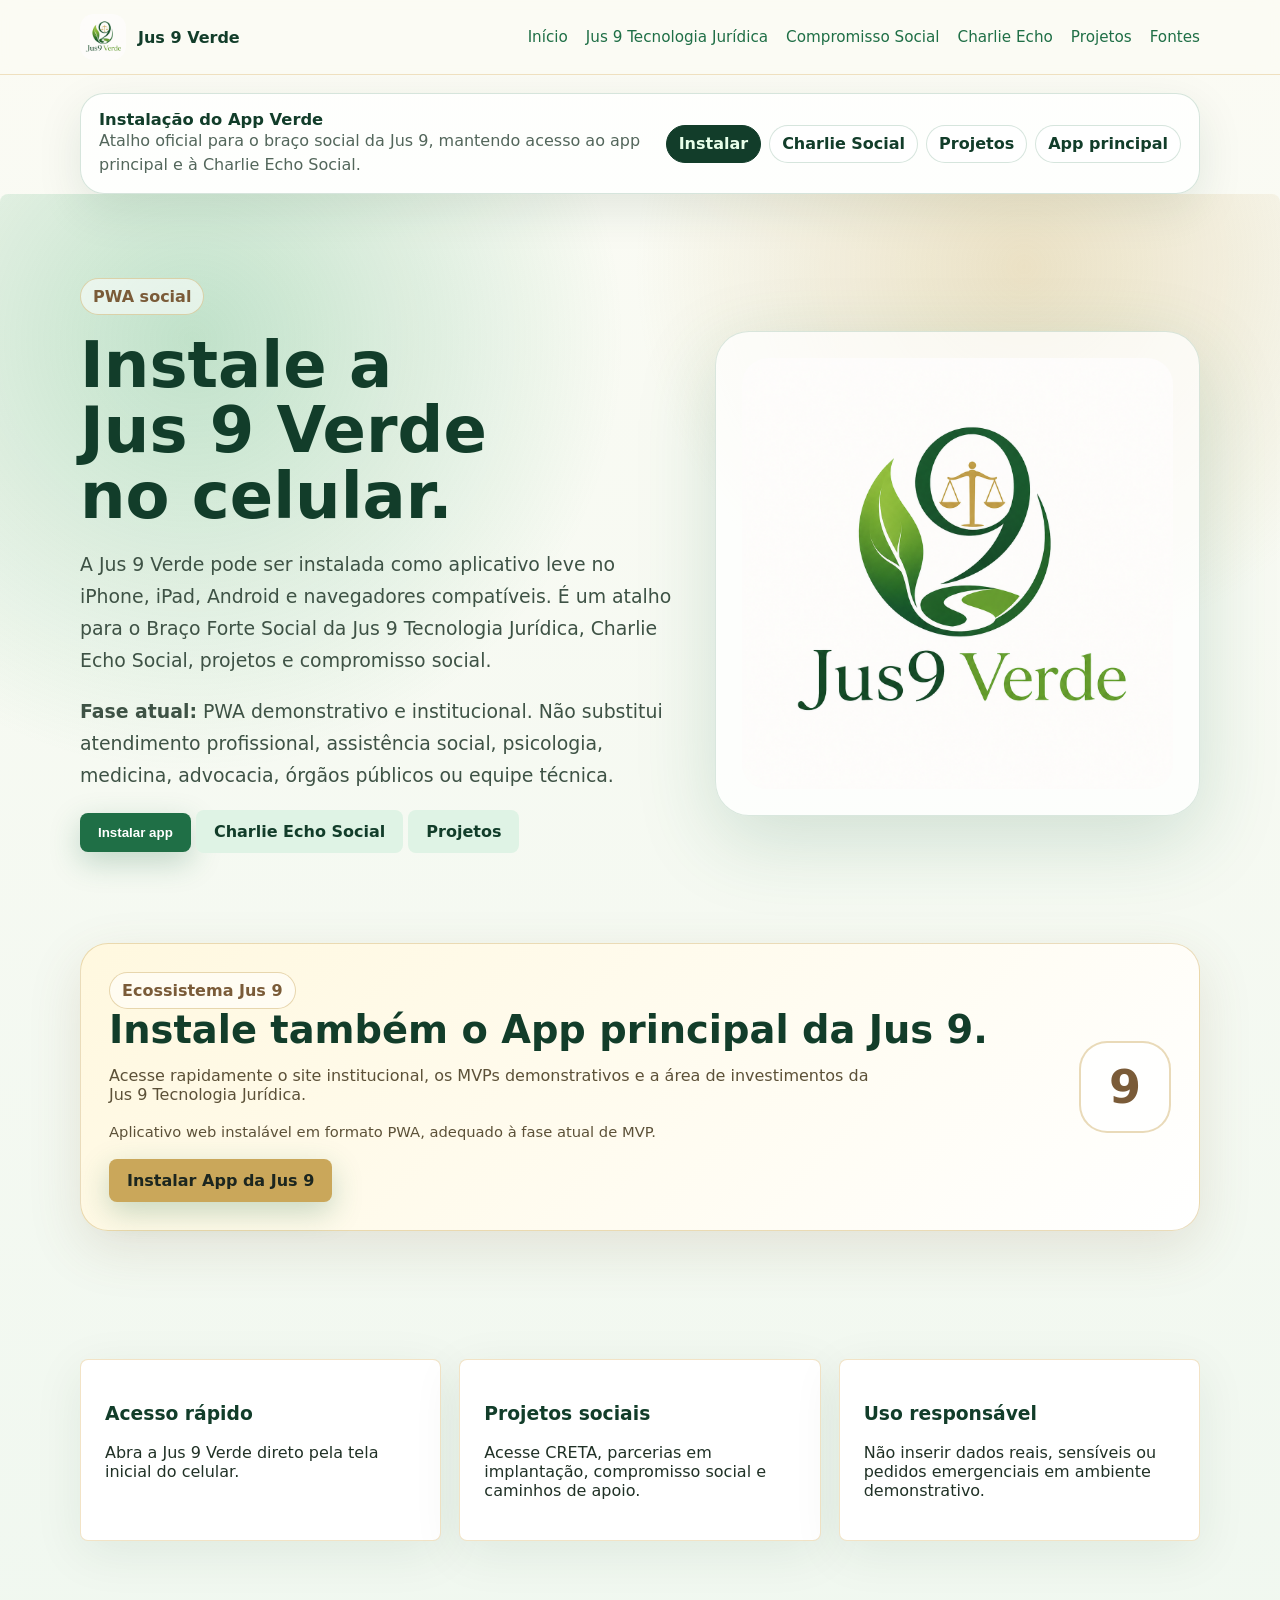
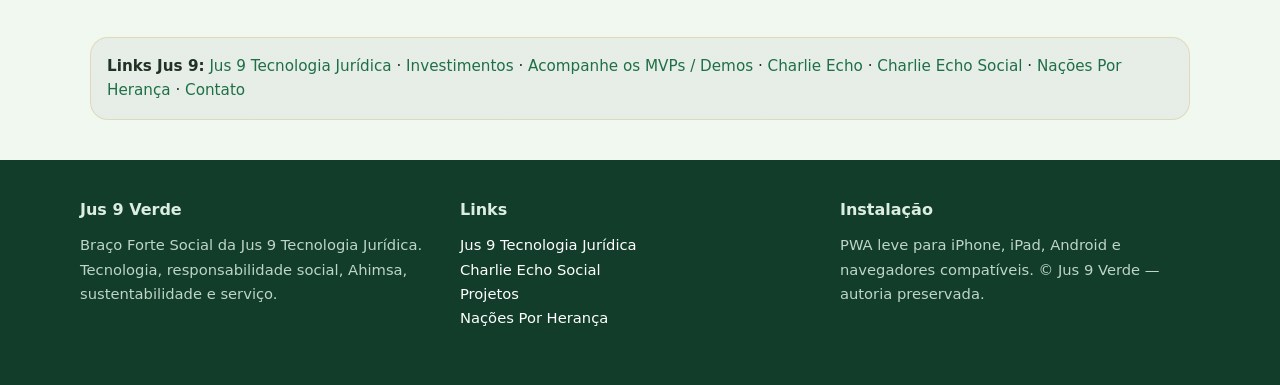
<file: instalar-app.html>
<!doctype html>
<html lang="pt-BR">
<head>
  <meta charset="utf-8">
  <meta name="viewport" content="width=device-width, initial-scale=1">
  <title>Instalar App | Jus 9 Verde</title>
  <meta name="description" content="Instale a Jus 9 Verde como aplicativo PWA no iPhone, iPad, Android ou navegador compatível.">
  <meta name="theme-color" content="#176b3a">
  <link rel="manifest" href="/manifest.webmanifest">
  <link rel="icon" type="image/png" href="assets/img/favicon.png">
  <link rel="apple-touch-icon" href="assets/img/apple-touch-icon.png">
  <link rel="stylesheet" href="assets/css/style.css?v=20260601-app-jus9-principal">
  <link rel="stylesheet" href="assets/css/visual-jus9-fase-final.css">
</head>
<body>
<header class="header"><div class="container nav">
  <a class="brand" href="index.html"><img src="assets/img/favicon.png" alt="Logo Jus 9 Verde"><span>Jus 9 Verde</span></a>
  <nav class="links">
    <a href="index.html">Início</a>
    <a href="https://jus9tecnologia.com.br/">Jus 9 Tecnologia Jurídica</a>
    <a href="compromisso-social.html">Compromisso Social</a>
    <a href="charlie-echo-social.html">Charlie Echo</a>
    <a href="projetos.html">Projetos</a>
    <a href="fontes.html">Fontes</a>
  </nav>
</div></header>

<section class="ecosystem-shell" aria-label="App Shell Jus 9 Verde">
  <div><strong>Instalação do App Verde</strong><span>Atalho oficial para o braço social da Jus 9, mantendo acesso ao app principal e à Charlie Echo Social.</span></div>
  <div class="ecosystem-actions"><a class="primary" href="#instalar">Instalar</a><a href="charlie-echo-social.html#chat-social">Charlie Social</a><a href="projetos.html">Projetos</a><a href="https://jus9tecnologia.com.br/instalar-app/">App principal</a></div>
</section>

<main>
<section class="hero" id="instalar"><div class="container hero-grid">
  <div>
    <span class="kicker">PWA social</span>
    <h1>Instale a Jus 9 Verde no celular.</h1>
    <p class="lead">A Jus 9 Verde pode ser instalada como aplicativo leve no iPhone, iPad, Android e navegadores compatíveis. É um atalho para o Braço Forte Social da Jus 9 Tecnologia Jurídica, Charlie Echo Social, projetos e compromisso social.</p>
    <p class="lead"><strong>Fase atual:</strong> PWA demonstrativo e institucional. Não substitui atendimento profissional, assistência social, psicologia, medicina, advocacia, órgãos públicos ou equipe técnica.</p>
    <p><button class="btn" type="button" data-pwa-install disabled>Instalar app</button> <a class="btn light" href="charlie-echo-social.html">Charlie Echo Social</a> <a class="btn light" href="projetos.html">Projetos</a></p>
    <p data-pwa-help hidden class="lead"><strong>Instalação manual:</strong> no iPhone ou iPad, abra no Safari, toque em compartilhar e escolha “Adicionar à Tela de Início”. No Chrome Android, toque no menu ⋮ e escolha “Instalar app” ou “Adicionar à tela inicial”.</p>
  </div>
  <div class="hero-card"><img src="assets/img/logo-jus9-verde.png" alt="Logo Jus 9 Verde"></div>
</div></section>

<section class="section app-jus9-principal-section"><div class="container">
  <article class="app-jus9-principal-card">
    <div>
      <span class="kicker">Ecossistema Jus 9</span>
      <h2>Instale também o App principal da Jus 9.</h2>
      <p>Acesse rapidamente o site institucional, os MVPs demonstrativos e a área de investimentos da Jus 9 Tecnologia Jurídica.</p>
      <p class="small">Aplicativo web instalável em formato PWA, adequado à fase atual de MVP.</p>
      <a class="btn gold" href="https://jus9tecnologia.com.br/instalar-app" target="_blank" rel="noopener noreferrer">Instalar App da Jus 9</a>
    </div>
    <div class="app-jus9-principal-symbol" aria-hidden="true">9</div>
  </article>
</div></section>

<section class="section"><div class="container grid-3">
  <article class="card"><h3>Acesso rápido</h3><p>Abra a Jus 9 Verde direto pela tela inicial do celular.</p></article>
  <article class="card"><h3>Projetos sociais</h3><p>Acesse CRETA, parcerias em implantação, compromisso social e caminhos de apoio.</p></article>
  <article class="card"><h3>Uso responsável</h3><p>Não inserir dados reais, sensíveis ou pedidos emergenciais em ambiente demonstrativo.</p></article>
</div></section>

<section class="links-semanticos-jus9-v1-5" aria-label="Links institucionais Jus 9" style="margin:2rem auto;max-width:1100px;padding:1rem;border:1px solid rgba(212,180,99,.35);border-radius:18px;background:rgba(15,23,42,.04);font-size:.95rem;line-height:1.6">
  <strong>Links Jus 9:</strong>
  <a href="https://jus9tecnologia.com.br/">Jus 9 Tecnologia Jurídica</a> ·
  <a href="https://investimentos.jus9tecnologia.com.br/">Investimentos</a> ·
  <a href="https://jus9tecnologia.com.br/lider-mvp.html">Acompanhe os MVPs / Demos</a> ·
  <a href="https://charlieecho.jus9tecnologia.com.br/">Charlie Echo</a> ·
  <a href="https://jus9verde.jus9tecnologia.com.br/charlie-echo-social">Charlie Echo Social</a> ·
  <a href="https://clovis-mariano-costa.github.io/nacoes-por-heranca/" target="_blank" rel="noopener noreferrer">Nações Por Herança</a> ·
  <a href="mailto:Contato@jus9tecnologia.com.br">Contato</a>
</section>
</main>

<footer class="footer"><div class="container footer-grid">
  <div><strong>Jus 9 Verde</strong><p class="small">Braço Forte Social da Jus 9 Tecnologia Jurídica. Tecnologia, responsabilidade social, Ahimsa, sustentabilidade e serviço.</p></div>
  <div><strong>Links</strong><p class="small"><a href="https://jus9tecnologia.com.br/">Jus 9 Tecnologia Jurídica</a><br><a href="charlie-echo-social.html">Charlie Echo Social</a><br><a href="projetos.html">Projetos</a><br><a href="https://clovis-mariano-costa.github.io/nacoes-por-heranca/" target="_blank" rel="noopener noreferrer">Nações Por Herança</a></p></div>
  <div><strong>Instalação</strong><p class="small">PWA leve para iPhone, iPad, Android e navegadores compatíveis. © Jus 9 Verde — autoria preservada.</p></div>
</div></footer>
<script src="assets/js/main.js"></script>
</body>
</html>
</file>
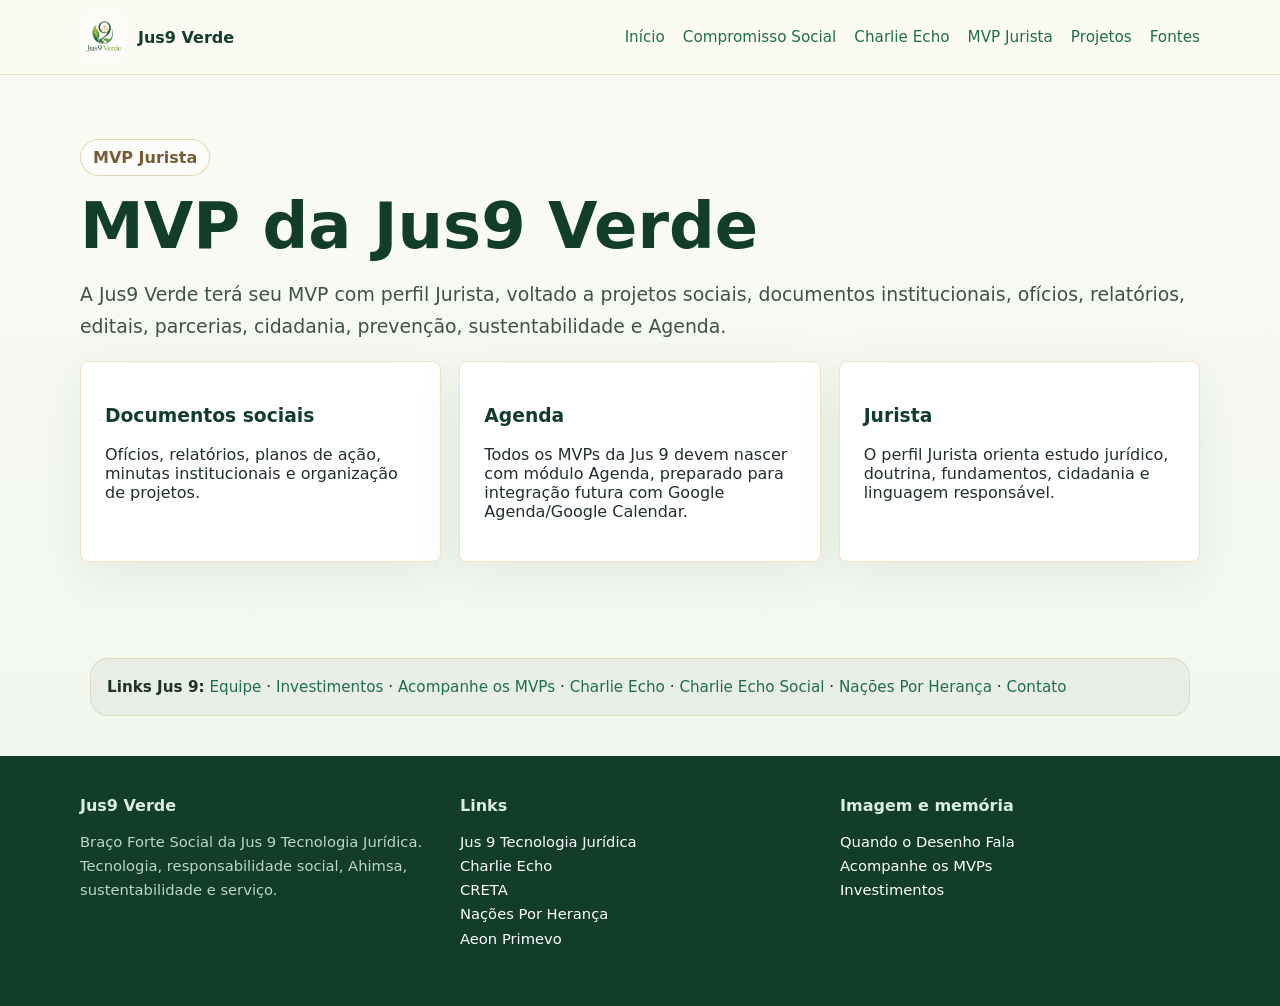
<file: mvp-jurista.html>
<!doctype html>
<html lang="pt-BR">
<head>
  <meta charset="utf-8">
  <meta name="viewport" content="width=device-width, initial-scale=1">
  <title>MVP Jurista | Jus9 Verde</title>
  <meta name="description" content="Jus9 Verde — Braço Forte Social da Jus 9 Tecnologia Jurídica.">
  <link rel="icon" type="image/png" href="assets/img/favicon.png">
  <link rel="apple-touch-icon" href="assets/img/apple-touch-icon.png">
  <link rel="stylesheet" href="assets/css/style.css">
<link rel="stylesheet" href="assets/css/visual-jus9-fase-final.css"></head>
<body>

<header class="header"><div class="container nav">
  <a class="brand" href="index.html"><img src="assets/img/favicon.png" alt="Logo Jus9 Verde"><span>Jus9 Verde</span></a>
  <nav class="links">
    <a href="index.html">Início</a>
    <a href="compromisso-social.html">Compromisso Social</a>
    <a href="charlie-echo-social.html">Charlie Echo</a>
    <a href="mvp-jurista.html">MVP Jurista</a>
    <a href="projetos.html">Projetos</a>
    <a href="fontes.html">Fontes</a>
  </nav>
</div></header>


<main><section class="section"><div class="container">
  <span class="kicker">MVP Jurista</span><h1>MVP da Jus9 Verde</h1>
  <p class="lead">A Jus9 Verde terá seu MVP com perfil Jurista, voltado a projetos sociais, documentos institucionais, ofícios, relatórios, editais, parcerias, cidadania, prevenção, sustentabilidade e Agenda.</p>
  <div class="grid-3">
    <div class="card"><h3>Documentos sociais</h3><p>Ofícios, relatórios, planos de ação, minutas institucionais e organização de projetos.</p></div>
    <div class="card"><h3>Agenda</h3><p>Todos os MVPs da Jus 9 devem nascer com módulo Agenda, preparado para integração futura com Google Agenda/Google Calendar.</p></div>
    <div class="card"><h3>Jurista</h3><p>O perfil Jurista orienta estudo jurídico, doutrina, fundamentos, cidadania e linguagem responsável.</p></div>
  </div>
</div></section>

<section class="links-semanticos-jus9-v1-5" aria-label="Links institucionais Jus 9" style="margin:2rem auto;max-width:1100px;padding:1rem;border:1px solid rgba(212,180,99,.35);border-radius:18px;background:rgba(15,23,42,.04);font-size:.95rem;line-height:1.6">
  <strong>Links Jus 9:</strong>
  <a href="https://equipe.jus9tecnologia.com.br/">Equipe</a> ·
  <a href="https://investimentos.jus9tecnologia.com.br/">Investimentos</a> ·
  <a href="https://jus9tecnologia.com.br/lider-mvp.html">Acompanhe os MVPs</a> ·
  <a href="https://charlieecho.jus9tecnologia.com.br/">Charlie Echo</a> ·
  <a href="https://jus9verde.jus9tecnologia.com.br/charlie-echo-social">Charlie Echo Social</a> ·
  <a href="https://clovis-mariano-costa.github.io/nacoes-por-heranca/" target="_blank" rel="noopener noreferrer">Nações Por Herança</a> ·
  <a href="mailto:Contato@jus9tecnologia.com.br">Contato</a>
</section>

</main>

<footer class="footer"><div class="container footer-grid">
  <div><strong>Jus9 Verde</strong><p class="small">Braço Forte Social da Jus 9 Tecnologia Jurídica. Tecnologia, responsabilidade social, Ahimsa, sustentabilidade e serviço.</p></div>
  <div><strong>Links</strong><p class="small"><a href="https://jus9tecnologia.com.br">Jus 9 Tecnologia Jurídica</a><br><a href="https://charlieecho.jus9tecnologia.com.br">Charlie Echo</a><br><a href="https://www.creta.org.br">CRETA</a><br><a href="https://clovis-mariano-costa.github.io/nacoes-por-heranca/" target="_blank" rel="noopener noreferrer">Nações Por Herança</a><br><a href="https://aeonprimevo.com.br">Aeon Primevo</a></p></div>
  <div><strong>Imagem e memória</strong><p class="small"><a href="https://www.quandoodesenhofala.jus9tecnologia.com.br/">Quando o Desenho Fala</a><br><a href="https://jus9tecnologia.com.br/lider-mvp.html">Acompanhe os MVPs</a><br><a href="https://investimentos.jus9tecnologia.com.br">Investimentos</a></p></div>
</div></footer>
<script src="assets/js/main.js"></script>
</body>
</html>
</file>
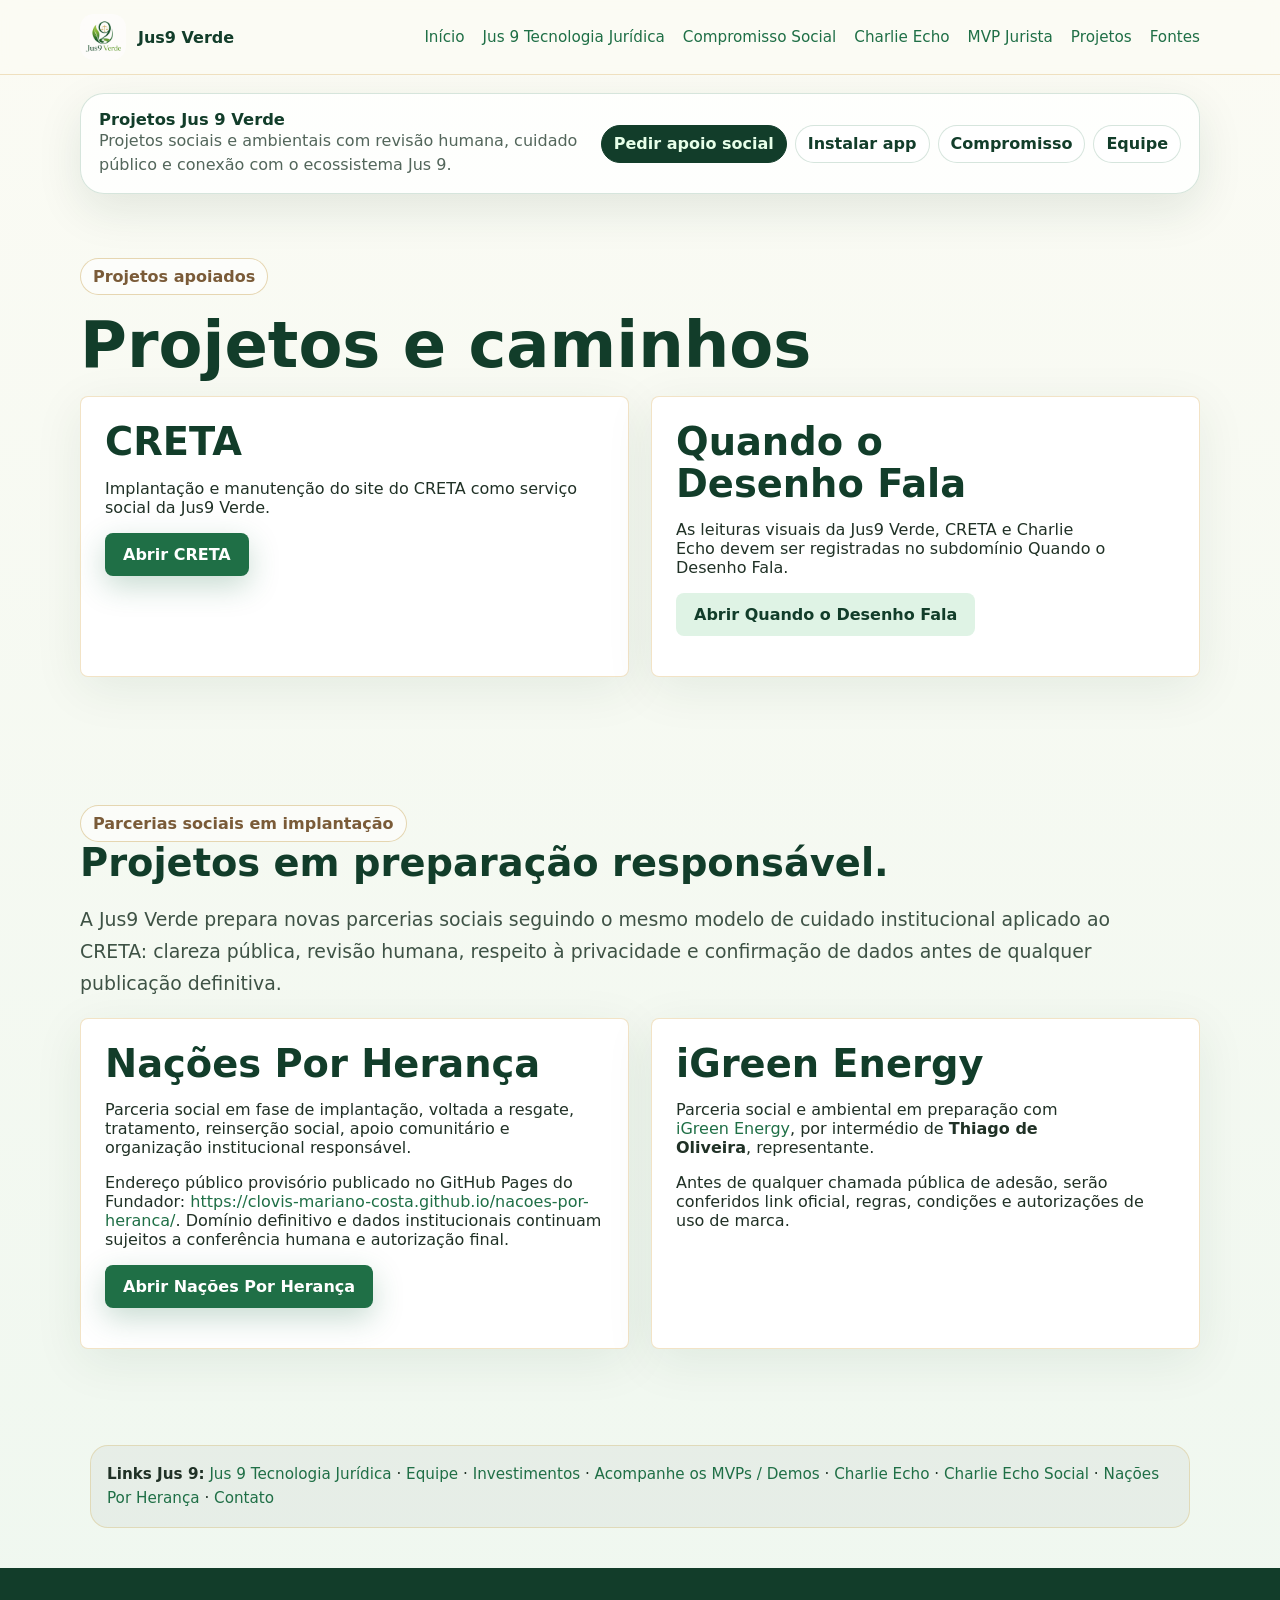
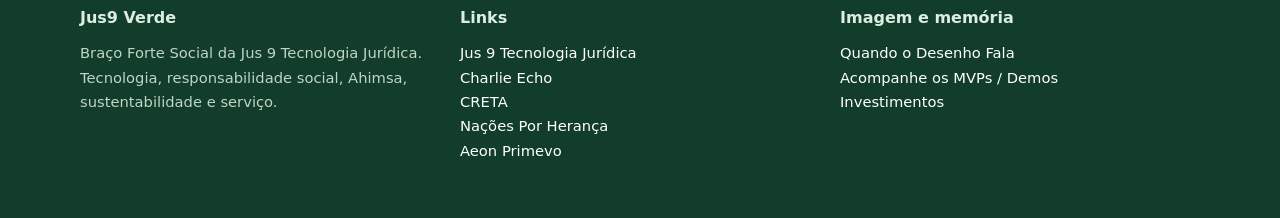
<file: projetos.html>
<!doctype html>
<html lang="pt-BR">
<head>
  <meta charset="utf-8">
  <meta name="viewport" content="width=device-width, initial-scale=1">
  <title>Projetos | Jus9 Verde</title>
  <meta name="description" content="Jus9 Verde — Braço Forte Social da Jus 9 Tecnologia Jurídica.">
  <link rel="icon" type="image/png" href="assets/img/favicon.png">
  <link rel="apple-touch-icon" href="assets/img/apple-touch-icon.png">
  <link rel="stylesheet" href="assets/css/style.css">
<link rel="stylesheet" href="assets/css/visual-jus9-fase-final.css"></head>
<body>

<header class="header"><div class="container nav">
  <a class="brand" href="index.html"><img src="assets/img/favicon.png" alt="Logo Jus9 Verde"><span>Jus9 Verde</span></a>
  <nav class="links">
    <a href="index.html">Início</a>
    <a href="https://jus9tecnologia.com.br/">Jus 9 Tecnologia Jurídica</a>
    <a href="compromisso-social.html">Compromisso Social</a>
    <a href="charlie-echo-social.html">Charlie Echo</a>
    <a href="mvp-jurista.html">MVP Jurista</a>
    <a href="projetos.html">Projetos</a>
    <a href="fontes.html">Fontes</a>
  </nav>
</div></header>

<section class="ecosystem-shell" aria-label="App Shell Jus 9 Verde">
  <div><strong>Projetos Jus 9 Verde</strong><span>Projetos sociais e ambientais com revisão humana, cuidado público e conexão com o ecossistema Jus 9.</span></div>
  <div class="ecosystem-actions"><a class="primary" href="charlie-echo-social.html#chat-social">Pedir apoio social</a><a href="instalar-app.html">Instalar app</a><a href="compromisso-social.html">Compromisso</a><a href="https://equipe.jus9tecnologia.com.br/">Equipe</a></div>
</section>

<main><section class="section"><div class="container">
  <span class="kicker">Projetos apoiados</span><h1>Projetos e caminhos</h1>
  <div class="grid-2">
    <article class="card"><h2>CRETA</h2><p>Implantação e manutenção do site do CRETA como serviço social da Jus9 Verde.</p><p><a class="btn" href="https://www.creta.org.br">Abrir CRETA</a></p></article>
    <article class="card"><h2>Quando o Desenho Fala</h2><p>As leituras visuais da Jus9 Verde, CRETA e Charlie Echo devem ser registradas no subdomínio Quando o Desenho Fala.</p><p><a class="btn light" href="https://www.quandoodesenhofala.jus9tecnologia.com.br/">Abrir Quando o Desenho Fala</a></p></article>
  </div>
</div></section>

<section class="section"><div class="container">
  <span class="kicker">Parcerias sociais em implantação</span><h2>Projetos em preparação responsável.</h2>
  <p class="lead">A Jus9 Verde prepara novas parcerias sociais seguindo o mesmo modelo de cuidado institucional aplicado ao CRETA: clareza pública, revisão humana, respeito à privacidade e confirmação de dados antes de qualquer publicação definitiva.</p>
  <div class="grid-2">
    <article class="card" id="nacoes-por-heranca"><h2>Nações Por Herança</h2><p>Parceria social em fase de implantação, voltada a resgate, tratamento, reinserção social, apoio comunitário e organização institucional responsável.</p><p>Endereço público provisório publicado no GitHub Pages do Fundador: <a href="https://clovis-mariano-costa.github.io/nacoes-por-heranca/" target="_blank" rel="noopener noreferrer">https://clovis-mariano-costa.github.io/nacoes-por-heranca/</a>. Domínio definitivo e dados institucionais continuam sujeitos a conferência humana e autorização final.</p><p><a class="btn" href="https://clovis-mariano-costa.github.io/nacoes-por-heranca/" target="_blank" rel="noopener noreferrer">Abrir Nações Por Herança</a></p></article>
    <article class="card" id="igreen-energy"><h2>iGreen Energy</h2><p>Parceria social e ambiental em preparação com <a href="https://www.igreenenergy.com.br/">iGreen Energy</a>, por intermédio de <strong>Thiago de Oliveira</strong>, representante.</p><p>Antes de qualquer chamada pública de adesão, serão conferidos link oficial, regras, condições e autorizações de uso de marca.</p></article>
  </div>
</div></section>

<section class="links-semanticos-jus9-v1-5" aria-label="Links institucionais Jus 9" style="margin:2rem auto;max-width:1100px;padding:1rem;border:1px solid rgba(212,180,99,.35);border-radius:18px;background:rgba(15,23,42,.04);font-size:.95rem;line-height:1.6">
  <strong>Links Jus 9:</strong>
  <a href="https://jus9tecnologia.com.br/">Jus 9 Tecnologia Jurídica</a> ·
  <a href="https://equipe.jus9tecnologia.com.br/">Equipe</a> ·
  <a href="https://investimentos.jus9tecnologia.com.br/">Investimentos</a> ·
  <a href="https://jus9tecnologia.com.br/lider-mvp.html">Acompanhe os MVPs / Demos</a> ·
  <a href="https://charlieecho.jus9tecnologia.com.br/">Charlie Echo</a> ·
  <a href="https://jus9verde.jus9tecnologia.com.br/charlie-echo-social">Charlie Echo Social</a> ·
  <a href="https://clovis-mariano-costa.github.io/nacoes-por-heranca/" target="_blank" rel="noopener noreferrer">Nações Por Herança</a> ·
  <a href="mailto:Contato@jus9tecnologia.com.br">Contato</a>
</section>

</main>

<footer class="footer"><div class="container footer-grid">
  <div><strong>Jus9 Verde</strong><p class="small">Braço Forte Social da Jus 9 Tecnologia Jurídica. Tecnologia, responsabilidade social, Ahimsa, sustentabilidade e serviço.</p></div>
  <div><strong>Links</strong><p class="small"><a href="https://jus9tecnologia.com.br">Jus 9 Tecnologia Jurídica</a><br><a href="https://charlieecho.jus9tecnologia.com.br">Charlie Echo</a><br><a href="https://www.creta.org.br">CRETA</a><br><a href="https://clovis-mariano-costa.github.io/nacoes-por-heranca/" target="_blank" rel="noopener noreferrer">Nações Por Herança</a><br><a href="https://aeonprimevo.com.br">Aeon Primevo</a></p></div>
  <div><strong>Imagem e memória</strong><p class="small"><a href="https://www.quandoodesenhofala.jus9tecnologia.com.br/">Quando o Desenho Fala</a><br><a href="https://jus9tecnologia.com.br/lider-mvp.html">Acompanhe os MVPs / Demos</a><br><a href="https://investimentos.jus9tecnologia.com.br">Investimentos</a></p></div>
</div></footer>
<script src="assets/js/main.js"></script>
</body>
</html>
</file>
<file: assets/css/style.css>
:root{
  --verde-profundo:#123d2a;
  --verde-floresta:#1f6f46;
  --verde-folha:#3fa96b;
  --verde-claro:#dff3e5;
  --dourado:#caa75a;
  --off:#fbfbf4;
  --terra:#7a5b38;
  --texto:#203126;
  --muted:#64736a;
  --card:#ffffff;
}
*{box-sizing:border-box}
html{scroll-behavior:smooth}
body{margin:0;font-family:Inter,system-ui,-apple-system,Segoe UI,Roboto,Arial,sans-serif;color:var(--texto);background:linear-gradient(180deg,var(--off),#eef7ef)}
a{color:var(--verde-floresta);text-decoration:none}
a:hover{text-decoration:underline}
.container{width:min(1120px,92%);margin:0 auto}
.header{position:sticky;top:0;z-index:20;background:rgba(251,251,244,.92);backdrop-filter:blur(10px);border-bottom:1px solid rgba(31,111,70,.16)}
.nav{display:flex;align-items:center;justify-content:space-between;gap:18px;padding:14px 0}
.brand{display:flex;align-items:center;gap:12px;font-weight:800;color:var(--verde-profundo)}
.brand img{width:46px;height:46px;border-radius:14px}
.links{display:flex;gap:18px;align-items:center;flex-wrap:wrap;font-size:.95rem}
.ecosystem-shell{
  width:min(1120px,92%);
  margin:18px auto 0;
  display:grid;
  grid-template-columns:minmax(0,1fr) auto;
  gap:18px;
  align-items:center;
  border:1px solid rgba(31,111,70,.18);
  border-radius:24px;
  padding:16px 18px;
  background:rgba(255,255,255,.82);
  box-shadow:0 16px 46px rgba(18,61,42,.10);
}
.ecosystem-shell strong{display:block;color:var(--verde-profundo);font-size:1.02rem}
.ecosystem-shell span{color:#53665b;line-height:1.5}
.ecosystem-actions{display:flex;flex-wrap:wrap;gap:8px;justify-content:flex-end}
.ecosystem-actions a{
  display:inline-flex;
  align-items:center;
  justify-content:center;
  min-height:38px;
  border:1px solid rgba(31,111,70,.18);
  border-radius:999px;
  padding:8px 12px;
  background:#fff;
  color:var(--verde-profundo);
  font-weight:800;
  text-decoration:none;
}
.ecosystem-actions a.primary{background:var(--verde-profundo);color:#e7ffe9;border-color:var(--verde-profundo)}
.green-app-status{
  display:grid;
  grid-template-columns:repeat(4,minmax(0,1fr));
  gap:12px;
  margin-top:18px;
}
.green-app-status .status-item{
  border:1px solid rgba(31,111,70,.14);
  border-radius:18px;
  padding:14px;
  background:#fff;
}
.green-app-status b{display:block;color:var(--verde-profundo);margin-bottom:4px}
.green-app-status small{color:#617267;line-height:1.45}
.btn{display:inline-flex;align-items:center;justify-content:center;gap:8px;border:0;border-radius:999px;padding:12px 18px;background:var(--verde-floresta);color:#fff;font-weight:700;box-shadow:0 10px 30px rgba(31,111,70,.25)}
.btn.gold{background:var(--dourado);color:#1c261f}
.btn.light{background:var(--verde-claro);color:var(--verde-profundo);box-shadow:none}
.hero{padding:84px 0 54px;background:radial-gradient(circle at 80% 10%,rgba(202,167,90,.30),transparent 32%),radial-gradient(circle at 15% 20%,rgba(63,169,107,.30),transparent 35%)}
.hero-grid{display:grid;grid-template-columns:1.1fr .9fr;gap:42px;align-items:center}
.kicker{display:inline-block;padding:8px 12px;border:1px solid rgba(202,167,90,.45);border-radius:999px;background:rgba(255,255,255,.55);color:var(--terra);font-weight:700}
h1{font-size:clamp(2.2rem,5vw,4.8rem);line-height:1.02;margin:18px 0;color:var(--verde-profundo);letter-spacing:-.04em}
h2{font-size:clamp(1.8rem,3vw,3rem);line-height:1.08;color:var(--verde-profundo);margin:0 0 14px}
h3{color:var(--verde-profundo)}
.lead{font-size:1.18rem;line-height:1.7;color:#3e5245}
.hero-card{background:rgba(255,255,255,.72);border:1px solid rgba(31,111,70,.16);border-radius:34px;padding:26px;box-shadow:0 24px 80px rgba(31,111,70,.18)}
.hero-card img{width:100%;border-radius:26px;display:block}
.section{padding:64px 0}
.grid-3{display:grid;grid-template-columns:repeat(3,1fr);gap:18px}
.grid-2{display:grid;grid-template-columns:repeat(2,1fr);gap:22px}
.card{background:var(--card);border:1px solid rgba(31,111,70,.14);border-radius:26px;padding:24px;box-shadow:0 12px 50px rgba(18,61,42,.08)}
.card.green{background:linear-gradient(145deg,var(--verde-profundo),var(--verde-floresta));color:#fff}
.card.green h2,.card.green h3{color:#fff}
.card.gold{background:linear-gradient(145deg,#fff8df,#ffffff);border-color:rgba(202,167,90,.35)}
.pill-list{display:flex;flex-wrap:wrap;gap:10px;margin-top:16px}
.pill{padding:8px 12px;border-radius:999px;background:var(--verde-claro);color:var(--verde-profundo);font-weight:700;font-size:.9rem}
.timeline{border-left:3px solid var(--verde-folha);padding-left:22px}
.timeline p{margin:0 0 18px}
.notice{padding:18px;border-left:5px solid var(--dourado);background:#fff8e1;border-radius:18px}
.app-jus9-principal-section{padding-top:20px}
.app-jus9-principal-card{
  display:grid;
  grid-template-columns:minmax(0,1fr) auto;
  gap:24px;
  align-items:center;
  border:1px solid rgba(202,167,90,.4);
  border-radius:28px;
  padding:28px;
  background:linear-gradient(135deg,#fff8df,#ffffff);
  box-shadow:0 18px 54px rgba(122,91,56,.14);
}
.app-jus9-principal-card p{max-width:760px;color:#5c5138}
.app-jus9-principal-symbol{
  width:92px;
  height:92px;
  display:grid;
  place-items:center;
  border:2px solid rgba(202,167,90,.42);
  border-radius:28px;
  background:rgba(255,255,255,.72);
  color:#7a5b38;
  font-size:46px;
  font-weight:900;
}
.footer{background:var(--verde-profundo);color:#dceee2;padding:40px 0;margin-top:40px}
.footer a{color:#fff}
.footer-grid{display:grid;grid-template-columns:1fr 1fr 1fr;gap:20px}
.small{font-size:.92rem;color:var(--muted);line-height:1.65}
.footer .small{color:#bed5c7}
@media(max-width:800px){.hero-grid,.grid-2,.grid-3,.footer-grid,.app-jus9-principal-card,.ecosystem-shell,.green-app-status{grid-template-columns:1fr}.links{display:none}.hero{padding-top:48px}.app-jus9-principal-symbol{display:none}.ecosystem-actions{justify-content:stretch;display:grid;grid-template-columns:1fr 1fr}.ecosystem-actions a{text-align:center}}

/* Pacote mobile Samsung - responsividade Jus 9 */
html,body{max-width:100%;overflow-x:hidden}
img,video,canvas,svg{max-width:100%;height:auto}
button,input,select,textarea{max-width:100%}
@media(max-width:760px){
  .container,.wrap,.page,main{max-width:100%;}
  nav,.nav,.menu,.links,.nav-links,.actions,.link-actions,.social-links,.origin-links{flex-wrap:wrap;}
  .grid,.grid2,.grid-2,.grid-3,.grid-4,.cards3,.profile-grid,.demo-grid,.demo-grid-2,.workbench,.timeline,.footer-grid{grid-template-columns:1fr!important;}
  table{display:block;width:100%;overflow-x:auto;-webkit-overflow-scrolling:touch;}
}

/* Ajuste PWA / primeira dobra mobile — Jus 9 Verde */
@media(max-width:760px){
  .hero{padding:30px 0 30px;}
  h1{font-size:clamp(2rem,12vw,3.15rem);margin:12px 0;}
  .lead{font-size:1.02rem;line-height:1.55;}
  .hero-grid{gap:20px;}
  .hero-card{padding:14px;border-radius:24px;max-width:280px;margin:0 auto;}
  .hero-card img{max-height:220px;object-fit:contain;border-radius:18px;}
}

@media(max-width:420px){
  .hero-card{max-width:220px;}
  .hero-card img{max-height:170px;}
  .btn{width:100%;margin:.25rem 0;}
}
</file>
<file: assets/css/visual-jus9-fase-final.css>
﻿/*
  Jus 9 - Camada visual publica final
  Registro: 2026-05-17 23:06:23.82833 -03:00
  Charlie Fox da Costa - I.A CEO Especialista, sob governanca humana.
*/
:root{--j9-night:#050b14;--j9-ink:#071323;--j9-steel:#123047;--j9-gold:#d9ad59;--j9-gold-soft:#f4d58d;--j9-cyan:#4fd5e8;--j9-paper:#f7f2e8;--j9-line:rgba(217,173,89,.34)}html{scroll-behavior:smooth}body{letter-spacing:0}a:focus-visible,button:focus-visible,input:focus-visible,select:focus-visible,textarea:focus-visible{outline:3px solid var(--j9-cyan);outline-offset:3px}header,.header,nav,.nav,.site-nav{border-color:var(--j9-line)}.btn,button,a.btn,.card,.hero,.panel,.box,article{border-radius:8px}.btn,button,a.btn{transition:transform .18s ease,box-shadow .18s ease,border-color .18s ease}.btn:hover,button:hover,a.btn:hover{transform:translateY(-1px);box-shadow:0 12px 28px rgba(5,11,20,.16)}.card,.panel,.box,article{border-color:var(--j9-line)}h1,h2,h3{text-wrap:balance;letter-spacing:0}p,li{text-wrap:pretty}.j9-visual-final-note{display:none}@media(max-width:760px){.btn,button,a.btn{max-width:100%}h1{line-height:1.06}}
/* Pacote mobile Samsung - responsividade Jus 9 */
html,body{max-width:100%;overflow-x:hidden}
img,video,canvas,svg{max-width:100%;height:auto}
button,input,select,textarea{max-width:100%}
@media(max-width:760px){
  .container,.wrap,.page,main{max-width:100%;}
  nav,.nav,.menu,.links,.nav-links,.actions,.link-actions,.social-links,.origin-links{flex-wrap:wrap;}
  .grid,.grid2,.grid-2,.grid-3,.grid-4,.cards3,.profile-grid,.demo-grid,.demo-grid-2,.workbench,.timeline,.footer-grid{grid-template-columns:1fr!important;}
  table{display:block;width:100%;overflow-x:auto;-webkit-overflow-scrolling:touch;}
}
</file>
<file: assets/css/charlie-echo-social.css>
:root{--green:#0e6b4f;--green2:#0f8f64;--lilac:#7b4fd6;--gold:#d6a943;--ink:#102033;--muted:#5f6b7a;--bg:#f5fff9;--card:#ffffff;--line:#dbeee5}*{box-sizing:border-box}body{margin:0;font-family:Inter,system-ui,-apple-system,Segoe UI,sans-serif;background:linear-gradient(135deg,#f5fff9,#f7f0ff);color:var(--ink);line-height:1.6}.topnav{display:flex;gap:.75rem;flex-wrap:wrap;justify-content:center;margin-bottom:2rem}.topnav a,.links a{color:var(--green);font-weight:700;text-decoration:none;background:#fff;border:1px solid var(--line);border-radius:999px;padding:.55rem .9rem}.hero{padding:3rem 1rem;text-align:center;max-width:1120px;margin:auto}.eyebrow{display:inline-block;color:var(--green);font-weight:800;letter-spacing:.04em;text-transform:uppercase;font-size:.82rem}h1{font-size:clamp(2.4rem,6vw,5rem);margin:.25rem 0;background:linear-gradient(90deg,var(--green),var(--lilac));-webkit-background-clip:text;color:transparent}.lead{font-size:1.18rem;max-width:820px;margin:0 auto 1.5rem;color:var(--muted)}.button,button{border:1px solid var(--line);border-radius:999px;background:#fff;padding:.8rem 1rem;font-weight:800;color:var(--ink);cursor:pointer;text-decoration:none}.primary,.button.primary{background:linear-gradient(135deg,var(--green2),var(--lilac));color:#fff;border:0}.hero-actions,.actions{display:flex;gap:.75rem;flex-wrap:wrap;justify-content:center}main{max-width:1120px;margin:auto;padding:0 1rem 3rem}.notice,.card,.chat-card{background:rgba(255,255,255,.92);border:1px solid var(--line);border-radius:1.5rem;padding:1.25rem;box-shadow:0 18px 40px rgba(16,32,51,.07);margin:1rem 0}.grid{display:grid;grid-template-columns:repeat(auto-fit,minmax(280px,1fr));gap:1rem}.chat-header{display:flex;justify-content:space-between;gap:1rem;align-items:center;flex-wrap:wrap}.status{color:var(--green);font-weight:800;background:#e8fff2;border-radius:999px;padding:.5rem .75rem}textarea{width:100%;min-height:170px;border:1px solid #cde4d8;border-radius:1rem;padding:1rem;font:inherit;margin:1rem 0;resize:vertical}.response{margin-top:1rem;background:#f8fff9;border:1px dashed #b9ddc8;border-radius:1rem;padding:1rem}.links{display:flex;gap:.75rem;flex-wrap:wrap;justify-content:center;margin-top:1.5rem}footer{text-align:center;color:var(--muted);padding:2rem 1rem;border-top:1px solid var(--line)}
.social-shell{max-width:1120px;margin:1rem auto 0;padding:0 1rem}
.social-shell-inner{display:grid;grid-template-columns:minmax(0,1fr) auto;gap:1rem;align-items:center;border:1px solid var(--line);border-radius:1.4rem;background:rgba(255,255,255,.86);padding:1rem;box-shadow:0 16px 42px rgba(16,32,51,.07)}
.social-shell strong{display:block;color:var(--green);font-size:1.02rem}
.social-shell span{color:var(--muted)}
.social-shell-actions{display:flex;flex-wrap:wrap;gap:.5rem;justify-content:flex-end}
.social-shell-actions a{display:inline-flex;align-items:center;justify-content:center;border:1px solid var(--line);border-radius:999px;background:#fff;color:var(--green);font-weight:800;text-decoration:none;padding:.55rem .8rem}
.social-shell-actions a.primary{background:linear-gradient(135deg,var(--green2),var(--lilac));color:#fff;border:0}

/* Pacote mobile Samsung - responsividade Jus 9 */
html,body{max-width:100%;overflow-x:hidden}
img,video,canvas,svg{max-width:100%;height:auto}
button,input,select,textarea{max-width:100%}
@media(max-width:760px){
  .container,.wrap,.page,main{max-width:100%;}
  nav,.nav,.menu,.links,.nav-links,.actions,.link-actions,.social-links,.origin-links{flex-wrap:wrap;}
  .grid,.grid2,.grid-2,.grid-3,.grid-4,.cards3,.profile-grid,.demo-grid,.demo-grid-2,.workbench,.timeline,.footer-grid{grid-template-columns:1fr!important;}
  table{display:block;width:100%;overflow-x:auto;-webkit-overflow-scrolling:touch;}
  .social-shell-inner{grid-template-columns:1fr}
  .social-shell-actions{display:grid;grid-template-columns:1fr 1fr;justify-content:stretch}
}

/* Charlie Echo Social rooms v1.1 */
.chat-room-panel{display:grid;gap:12px;margin:14px 0;padding:16px;border:1px solid rgba(30,117,67,.24);border-radius:18px;background:#f4fff6;color:#0b1728}
.chat-room-panel p{margin:4px 0 0;color:#425568}.chat-room-actions,.chat-room-list{display:flex;flex-wrap:wrap;gap:8px;align-items:center}.chat-room-pill{border:1px solid rgba(15,23,42,.14);border-radius:999px;padding:8px 12px;background:#fff;color:#0b1728;font-weight:850;cursor:pointer}.chat-room-pill.active{background:#176b38;color:#fff;border-color:#176b38}.chat-room-pill.archived{opacity:.68;border-style:dashed;background:#eef7ef}

/* Pacote visual 4.2 - atendimento social leve */
.notice,.card,.chat-card,.chat-room-panel,.response{
  border-radius:8px;
}
.button,button,.social-shell-actions a,.chat-room-pill{
  border-radius:8px;
  min-height:40px;
}
.chat-card textarea,
textarea{
  border-radius:8px;
  transition:border-color .16s ease, box-shadow .16s ease, background .16s ease;
}
.chat-card textarea:focus,
textarea:focus{
  outline:none;
  border-color:var(--green2);
  box-shadow:0 0 0 4px rgba(15,143,100,.13);
  background:#fff;
}
.response{
  max-height:min(58vh,560px);
  overflow:auto;
  white-space:pre-wrap;
  overflow-wrap:anywhere;
}
@media(max-width:760px){
  .social-shell-actions{grid-template-columns:1fr}
  .button,button{width:100%}
}
</file>
